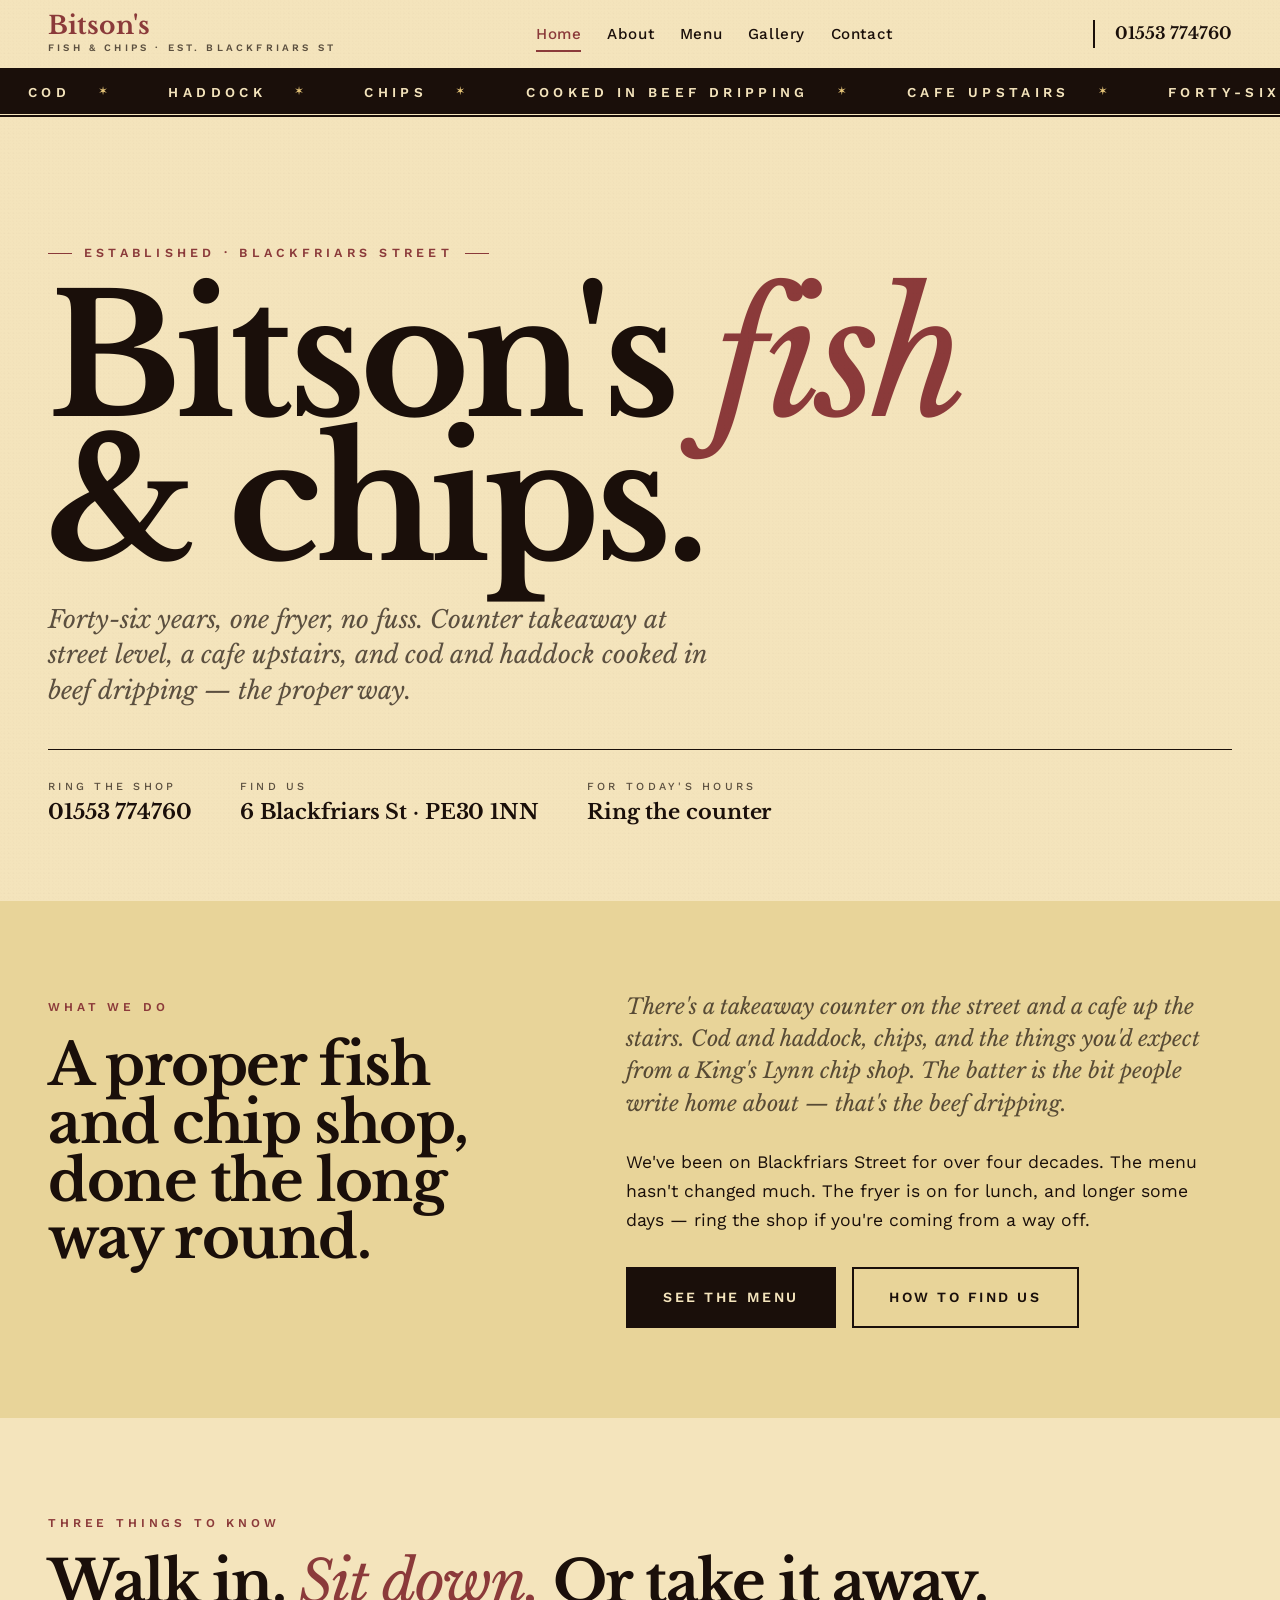
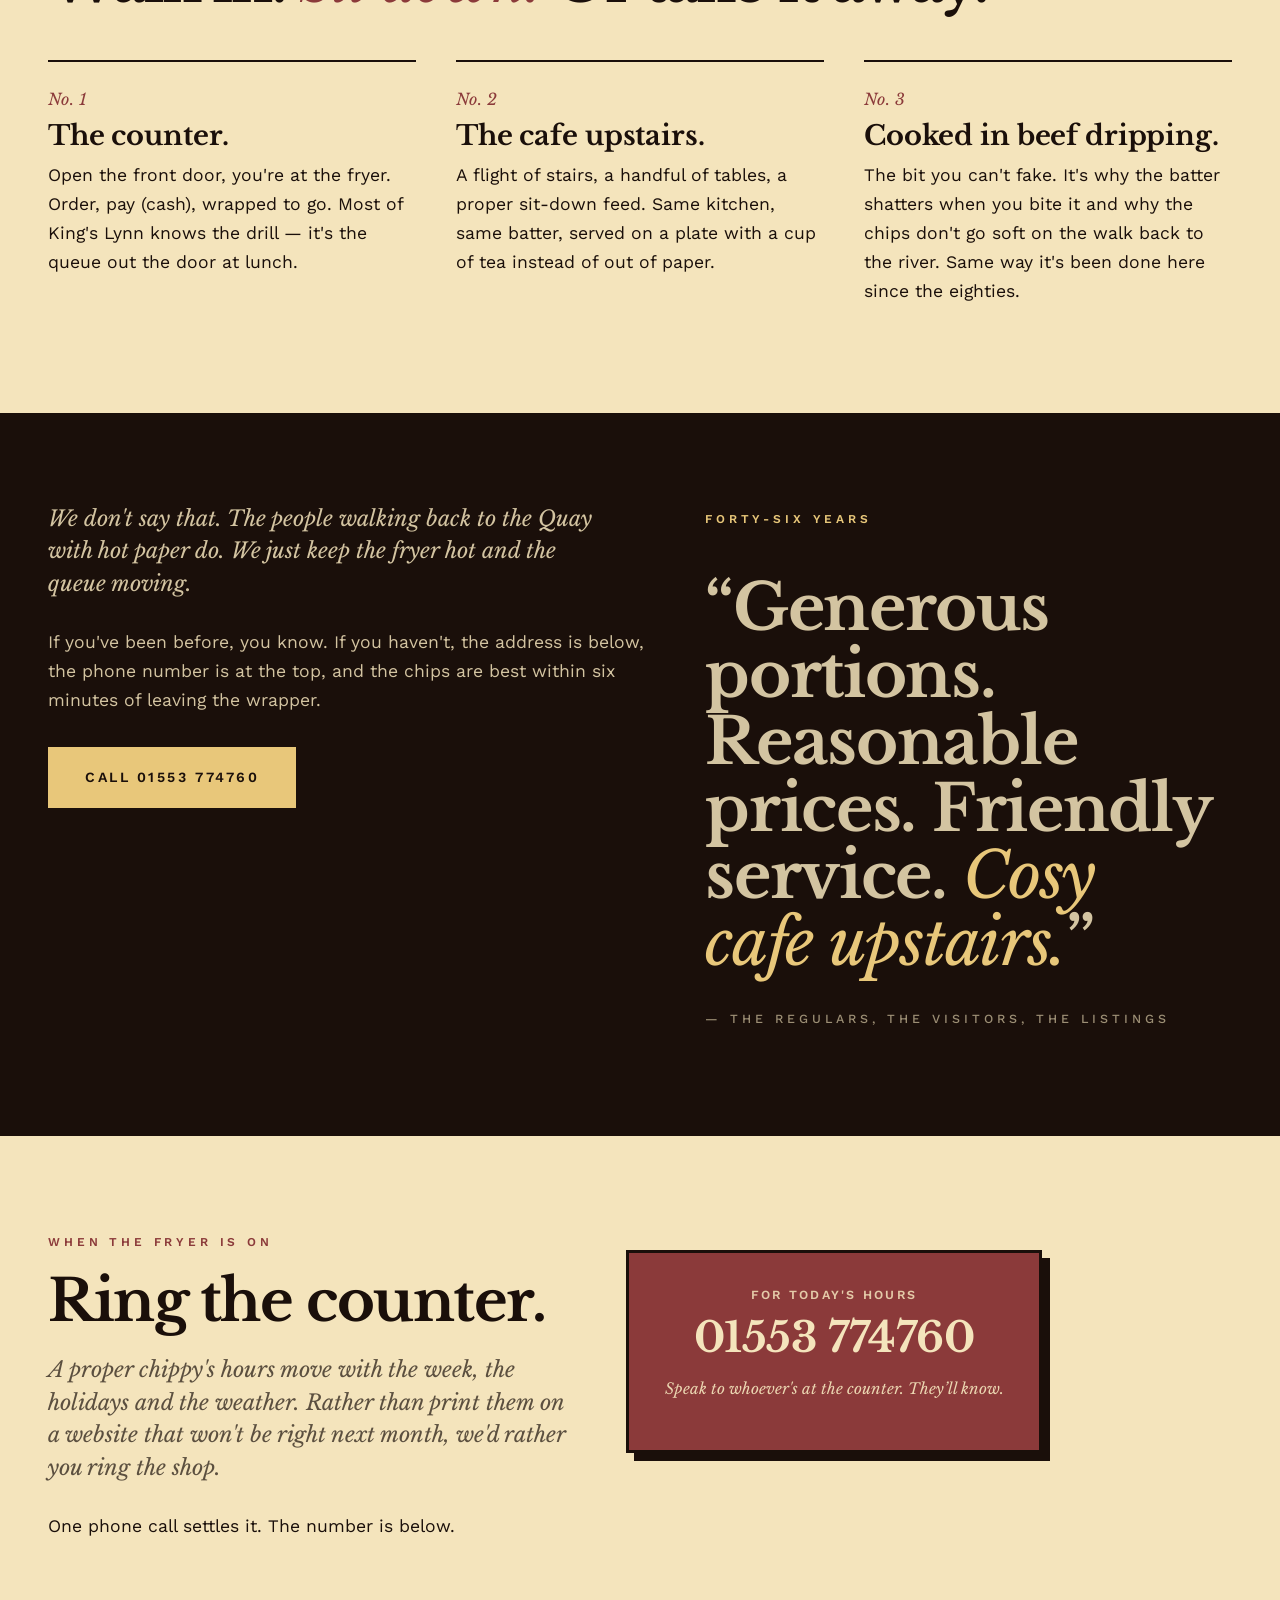
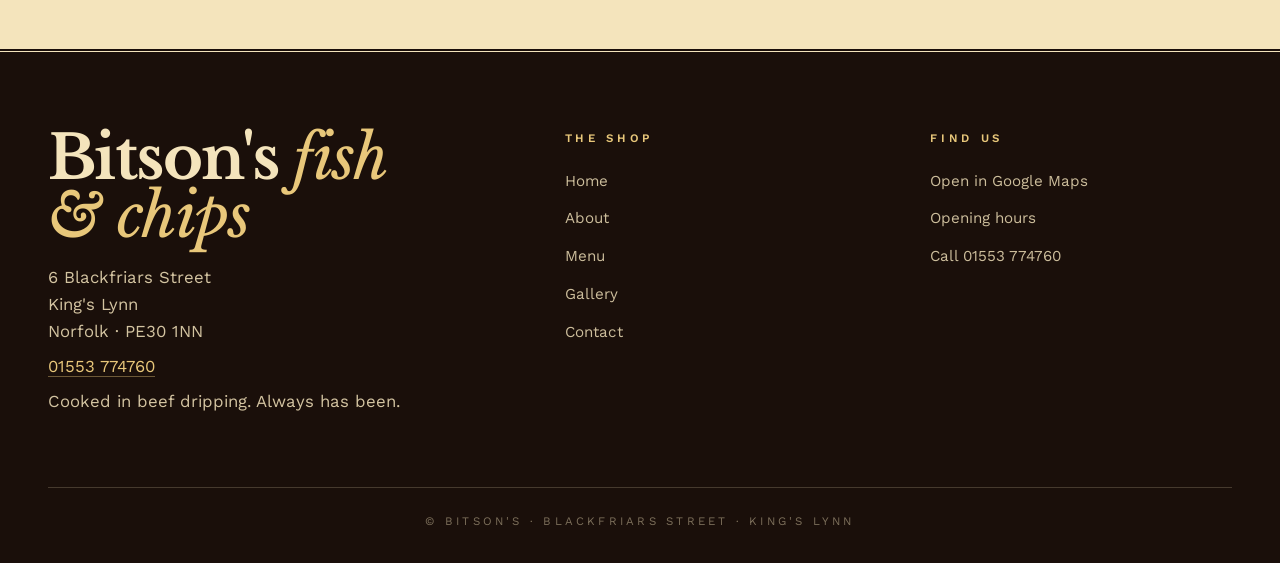
<file: index.html>
<!doctype html>
<html lang="en-GB">
<head>
<meta charset="utf-8">
<meta name="viewport" content="width=device-width, initial-scale=1, viewport-fit=cover">
<title>Bitson's · Fish &amp; Chips · Blackfriars Street, King's Lynn</title>
<meta name="description" content="Bitson's. Over forty-six years of cod, haddock and chips cooked in beef dripping at 6 Blackfriars Street, King's Lynn. Counter takeaway and cafe upstairs. Telephone 01553 774760.">
<link rel="preconnect" href="https://fonts.googleapis.com">
<link rel="preconnect" href="https://fonts.gstatic.com" crossorigin>
<link rel="stylesheet" href="style.css">
</head>
<body>

<header class="site-header">
  <nav class="nav" aria-label="Primary">
    <a class="brand" href="index.html">
      Bitson's
      <span>Fish &amp; Chips · Est. Blackfriars St</span>
    </a>
    <ul class="nav-links">
      <li><a href="index.html" aria-current="page">Home</a></li>
      <li><a href="about.html">About</a></li>
      <li><a href="services.html">Menu</a></li>
      <li><a href="gallery.html">Gallery</a></li>
      <li><a href="contact.html">Contact</a></li>
    </ul>
    <a class="nav-phone" href="tel:+441553774760">01553 774760</a>
  </nav>
</header>

<div class="marquee" aria-hidden="true">
  <div class="marquee__track">
    <div class="marquee__set">
      <span>Cod</span>
      <span>Haddock</span>
      <span>Chips</span>
      <span>Cooked in Beef Dripping</span>
      <span>Cafe Upstairs</span>
      <span>Forty-Six Years on Blackfriars Street</span>
      <span>King's Lynn · PE30 1NN</span>
    </div>
    <div class="marquee__set" aria-hidden="true">
      <span>Cod</span>
      <span>Haddock</span>
      <span>Chips</span>
      <span>Cooked in Beef Dripping</span>
      <span>Cafe Upstairs</span>
      <span>Forty-Six Years on Blackfriars Street</span>
      <span>King's Lynn · PE30 1NN</span>
    </div>
  </div>
</div>

<section class="hero">
  <p class="hero__eyebrow">Established · Blackfriars Street</p>
  <h1 class="hero__title">Bitson's <em>fish</em><br>&amp; chips.</h1>
  <p class="hero__sub">Forty-six years, one fryer, no fuss. Counter takeaway at street level, a cafe upstairs, and cod and haddock cooked in beef dripping &mdash; the proper way.</p>

  <div class="hero__meta">
    <div class="hero__meta-item">
      <small>Ring the shop</small>
      <strong><a href="tel:+441553774760">01553 774760</a></strong>
    </div>
    <div class="hero__meta-item">
      <small>Find us</small>
      <strong>6 Blackfriars St · PE30 1NN</strong>
    </div>
    <div class="hero__meta-item">
      <small>For today's hours</small>
      <strong><a href="tel:+441553774760">Ring the counter</a></strong>
    </div>
  </div>
</section>

<section class="section section--full section--cream">
  <div class="inner">
    <div class="split">
      <div class="reveal">
        <p class="eyebrow">What we do</p>
        <h2>A proper fish and chip shop, done the long way round.</h2>
      </div>
      <div class="reveal">
        <p class="lede">There's a takeaway counter on the street and a cafe up the stairs. Cod and haddock, chips, and the things you'd expect from a King's Lynn chip shop. The batter is the bit people write home about &mdash; that's the beef dripping.</p>
        <p>We've been on Blackfriars Street for over four decades. The menu hasn't changed much. The fryer is on for lunch, and longer some days &mdash; ring the shop if you're coming from a way off.</p>
        <div class="btn-row">
          <a class="btn" href="services.html">See the menu</a>
          <a class="btn btn--outline" href="contact.html">How to find us</a>
        </div>
      </div>
    </div>
  </div>
</section>

<section class="section">
  <p class="eyebrow">Three things to know</p>
  <h2>Walk in. <em>Sit down.</em> Or take it away.</h2>

  <div class="trio">
    <article class="trio__item reveal">
      <p class="trio__num">No. 1</p>
      <h3>The counter.</h3>
      <p>Open the front door, you're at the fryer. Order, pay (cash), wrapped to go. Most of King's Lynn knows the drill — it's the queue out the door at lunch.</p>
    </article>
    <article class="trio__item reveal">
      <p class="trio__num">No. 2</p>
      <h3>The cafe upstairs.</h3>
      <p>A flight of stairs, a handful of tables, a proper sit-down feed. Same kitchen, same batter, served on a plate with a cup of tea instead of out of paper.</p>
    </article>
    <article class="trio__item reveal">
      <p class="trio__num">No. 3</p>
      <h3>Cooked in beef dripping.</h3>
      <p>The bit you can't fake. It's why the batter shatters when you bite it and why the chips don't go soft on the walk back to the river. Same way it's been done here since the eighties.</p>
    </article>
  </div>
</section>

<section class="section section--full section--ink">
  <div class="inner">
    <div class="split split--reverse">
      <div class="reveal">
        <p class="eyebrow">Forty-six years</p>
        <p class="pullquote">&ldquo;Generous portions. Reasonable prices. Friendly service. <em>Cosy cafe upstairs.</em>&rdquo;</p>
        <p class="pullquote-attr">— the regulars, the visitors, the listings</p>
      </div>
      <div class="reveal">
        <p class="lede">We don't say that. The people walking back to the Quay with hot paper do. We just keep the fryer hot and the queue moving.</p>
        <p>If you've been before, you know. If you haven't, the address is below, the phone number is at the top, and the chips are best within six minutes of leaving the wrapper.</p>
        <div class="btn-row">
          <a class="btn" href="tel:+441553774760">Call 01553 774760</a>
        </div>
      </div>
    </div>
  </div>
</section>

<section class="section">
  <div class="split">
    <div class="reveal">
      <p class="eyebrow">When the fryer is on</p>
      <h2>Ring the counter.</h2>
      <p class="lede">A proper chippy's hours move with the week, the holidays and the weather. Rather than print them on a website that won't be right next month, we'd rather you ring the shop.</p>
      <p>One phone call settles it. The number is below.</p>
    </div>
    <div class="reveal">
      <div class="hours-card">
        <p class="hours-card__label">For today's hours</p>
        <a class="hours-card__phone" href="tel:+441553774760">01553 774760</a>
        <p class="hours-card__note">Speak to whoever's at the counter. They&rsquo;ll know.</p>
      </div>
    </div>
  </div>
</section>

<footer class="site-footer">
  <div class="footer-inner">
    <div>
      <p class="footer-brand">Bitson's <em>fish &amp; chips</em></p>
      <div class="footer-letterhead">
        <p>6 Blackfriars Street<br>King's Lynn<br>Norfolk · PE30 1NN</p>
        <p><a href="tel:+441553774760">01553 774760</a></p>
        <p>Cooked in beef dripping. Always has been.</p>
      </div>
    </div>
    <div class="footer-col">
      <h4>The Shop</h4>
      <ul>
        <li><a href="index.html">Home</a></li>
        <li><a href="about.html">About</a></li>
        <li><a href="services.html">Menu</a></li>
        <li><a href="gallery.html">Gallery</a></li>
        <li><a href="contact.html">Contact</a></li>
      </ul>
    </div>
    <div class="footer-col">
      <h4>Find Us</h4>
      <ul>
        <li><a href="https://www.google.com/maps?q=6+Blackfriars+Street+King%27s+Lynn+PE30+1NN" target="_blank" rel="noopener">Open in Google Maps</a></li>
        <li><a href="contact.html#hours">Opening hours</a></li>
        <li><a href="tel:+441553774760">Call 01553 774760</a></li>
      </ul>
    </div>
  </div>
  <p class="footer-rule">© Bitson's · Blackfriars Street · King's Lynn</p>
</footer>

</body>
</html>
</file>
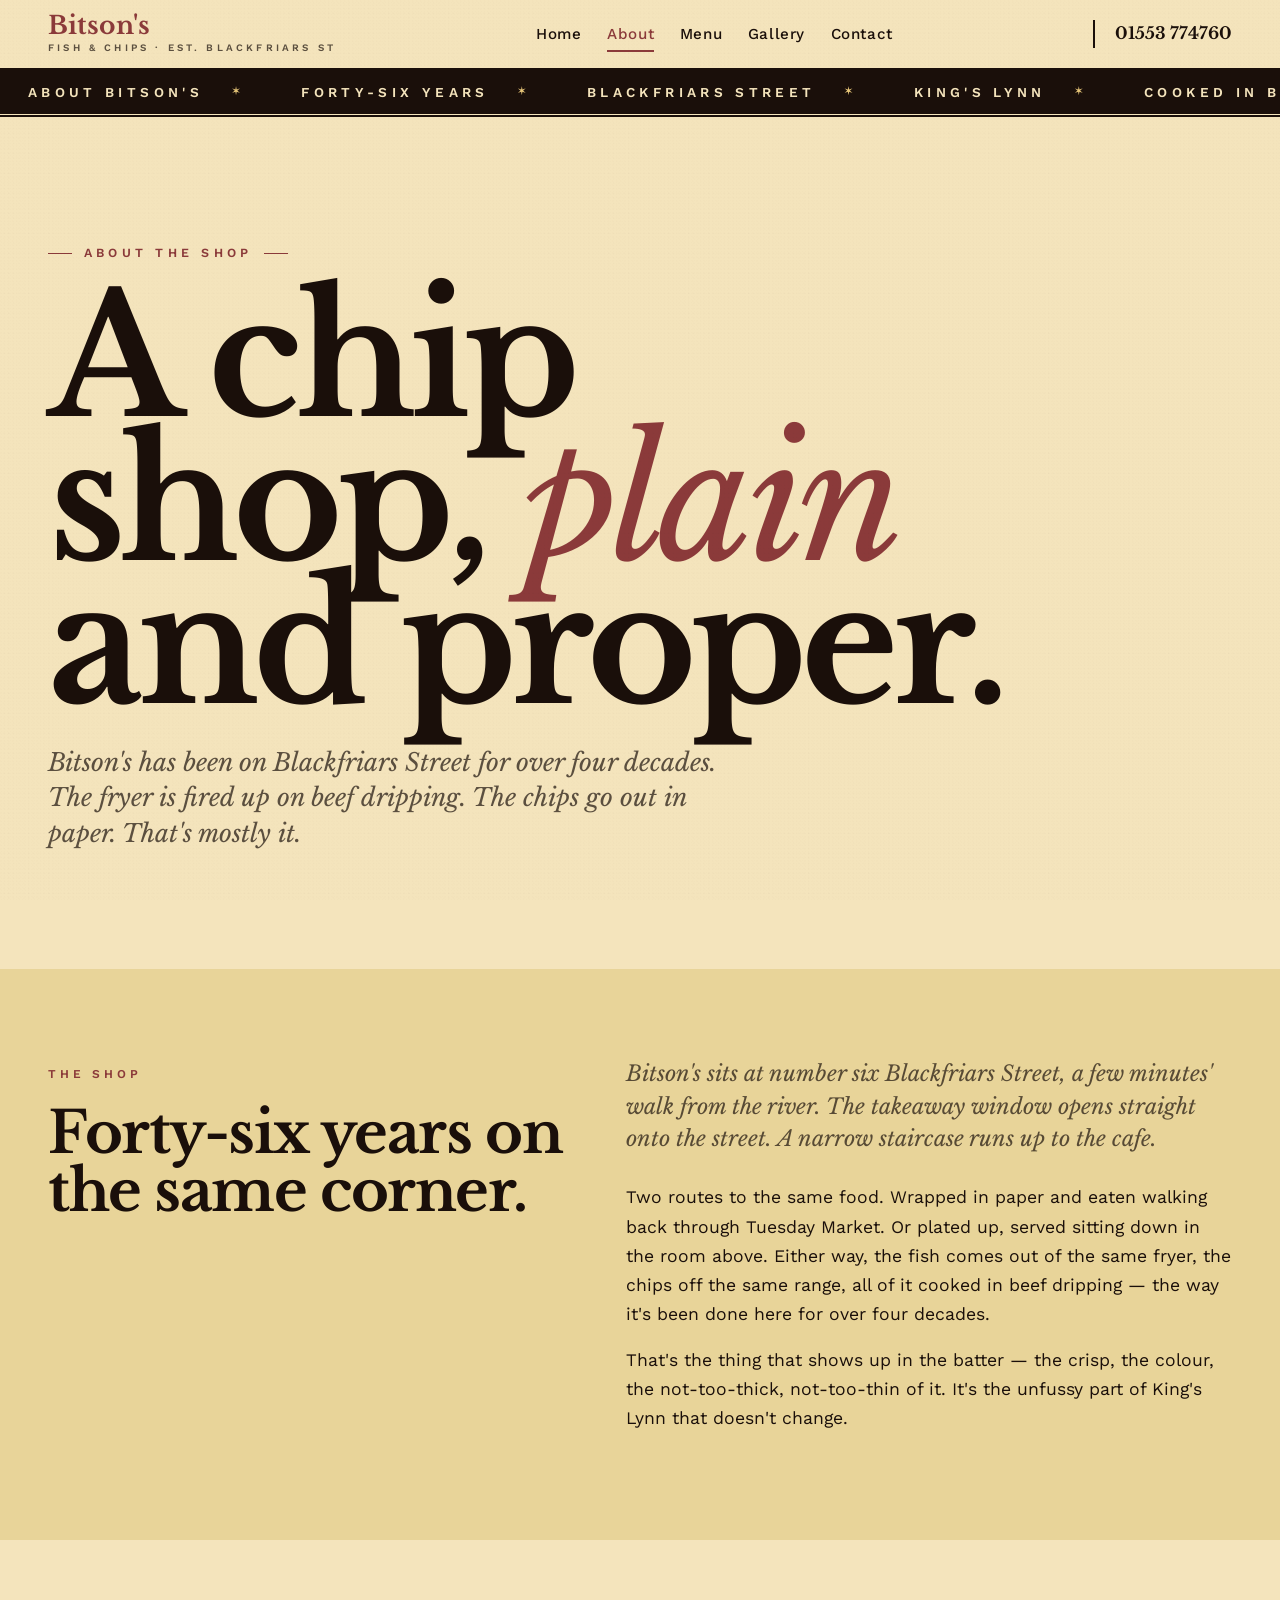
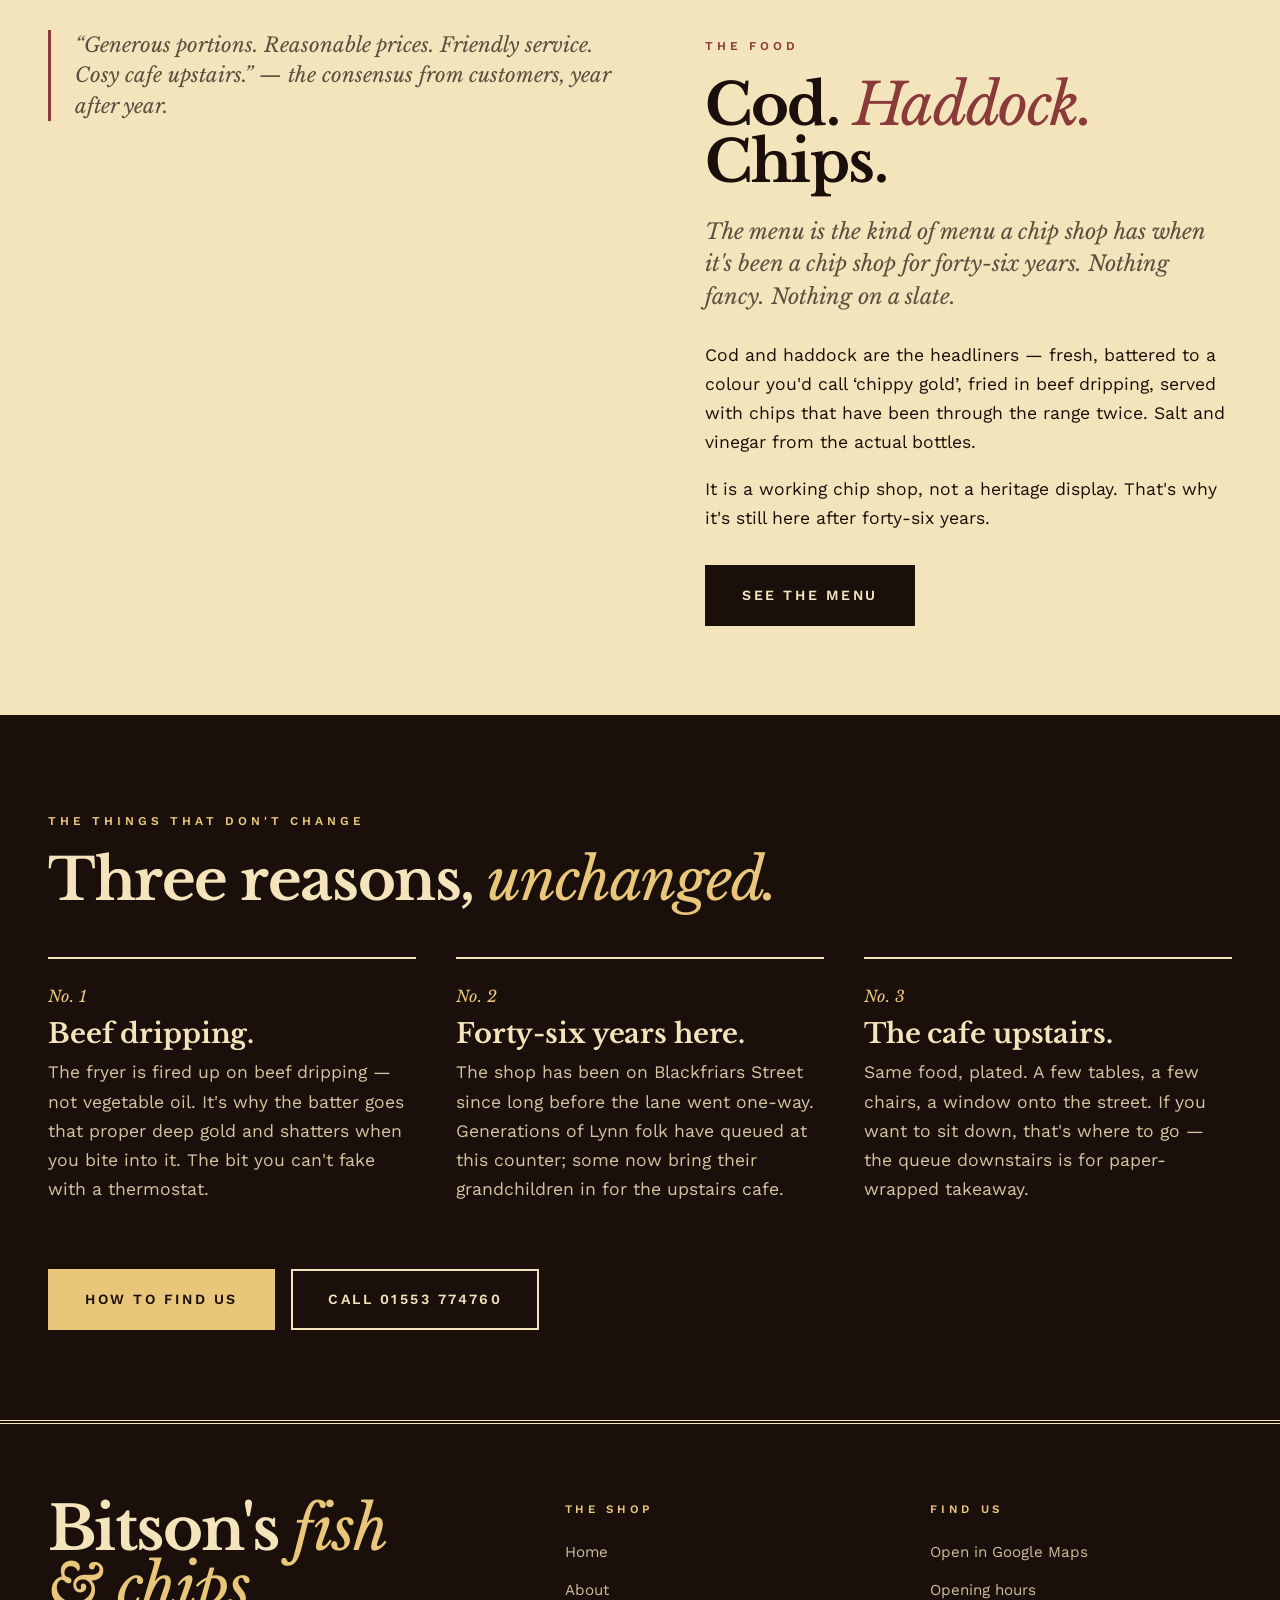
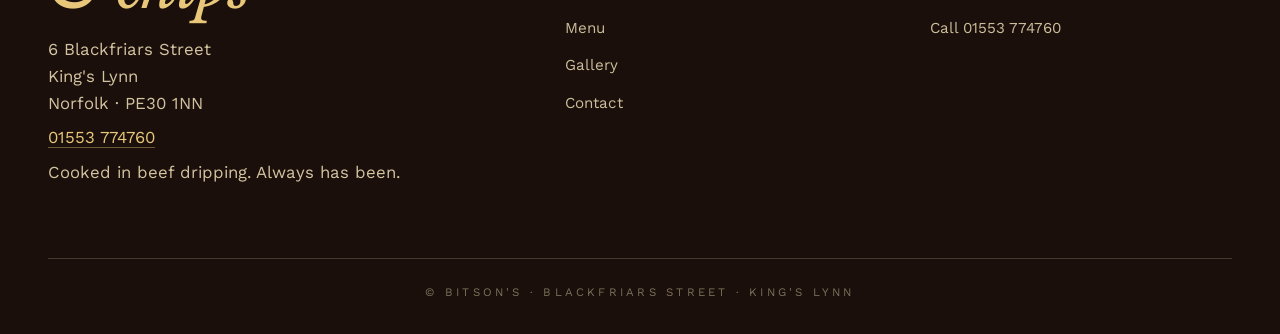
<file: about.html>
<!doctype html>
<html lang="en-GB">
<head>
<meta charset="utf-8">
<meta name="viewport" content="width=device-width, initial-scale=1, viewport-fit=cover">
<title>About · Bitson's Fish &amp; Chips · Blackfriars Street, King's Lynn</title>
<meta name="description" content="Forty-six years on Blackfriars Street. The story of Bitson's: counter takeaway, cafe upstairs, and fish cooked in beef dripping.">
<link rel="preconnect" href="https://fonts.googleapis.com">
<link rel="preconnect" href="https://fonts.gstatic.com" crossorigin>
<link rel="stylesheet" href="style.css">
</head>
<body>

<header class="site-header">
  <nav class="nav" aria-label="Primary">
    <a class="brand" href="index.html">
      Bitson's
      <span>Fish &amp; Chips · Est. Blackfriars St</span>
    </a>
    <ul class="nav-links">
      <li><a href="index.html">Home</a></li>
      <li><a href="about.html" aria-current="page">About</a></li>
      <li><a href="services.html">Menu</a></li>
      <li><a href="gallery.html">Gallery</a></li>
      <li><a href="contact.html">Contact</a></li>
    </ul>
    <a class="nav-phone" href="tel:+441553774760">01553 774760</a>
  </nav>
</header>

<div class="marquee" aria-hidden="true">
  <div class="marquee__track">
    <div class="marquee__set">
      <span>About Bitson's</span>
      <span>Forty-Six Years</span>
      <span>Blackfriars Street</span>
      <span>King's Lynn</span>
      <span>Cooked in Beef Dripping</span>
      <span>Counter &amp; Cafe</span>
    </div>
    <div class="marquee__set" aria-hidden="true">
      <span>About Bitson's</span>
      <span>Forty-Six Years</span>
      <span>Blackfriars Street</span>
      <span>King's Lynn</span>
      <span>Cooked in Beef Dripping</span>
      <span>Counter &amp; Cafe</span>
    </div>
  </div>
</div>

<section class="hero">
  <p class="hero__eyebrow">About the shop</p>
  <h1 class="hero__title">A chip shop, <em>plain</em><br>and proper.</h1>
  <p class="hero__sub">Bitson's has been on Blackfriars Street for over four decades. The fryer is fired up on beef dripping. The chips go out in paper. That's mostly it.</p>
</section>

<section class="section section--full section--cream">
  <div class="inner">
    <div class="split">
      <div class="reveal">
        <p class="eyebrow">The shop</p>
        <h2>Forty-six years on the same corner.</h2>
      </div>
      <div class="reveal">
        <p class="lede">Bitson's sits at number six Blackfriars Street, a few minutes' walk from the river. The takeaway window opens straight onto the street. A narrow staircase runs up to the cafe.</p>
        <p>Two routes to the same food. Wrapped in paper and eaten walking back through Tuesday Market. Or plated up, served sitting down in the room above. Either way, the fish comes out of the same fryer, the chips off the same range, all of it cooked in beef dripping &mdash; the way it's been done here for over four decades.</p>
        <p>That's the thing that shows up in the batter &mdash; the crisp, the colour, the not-too-thick, not-too-thin of it. It's the unfussy part of King's Lynn that doesn't change.</p>
      </div>
    </div>
  </div>
</section>

<section class="section">
  <div class="split split--reverse">
    <div class="reveal">
      <p class="eyebrow">The food</p>
      <h2>Cod. <em>Haddock.</em> Chips.</h2>
      <p class="lede">The menu is the kind of menu a chip shop has when it's been a chip shop for forty-six years. Nothing fancy. Nothing on a slate.</p>
      <p>Cod and haddock are the headliners &mdash; fresh, battered to a colour you'd call &lsquo;chippy gold&rsquo;, fried in beef dripping, served with chips that have been through the range twice. Salt and vinegar from the actual bottles.</p>
      <p>It is a working chip shop, not a heritage display. That's why it's still here after forty-six years.</p>
      <div class="btn-row">
        <a class="btn" href="services.html">See the menu</a>
      </div>
    </div>
    <div class="reveal">
      <p class="split__aside">&ldquo;Generous portions. Reasonable prices. Friendly service. Cosy cafe upstairs.&rdquo; &mdash; the consensus from customers, year after year.</p>
    </div>
  </div>
</section>

<section class="section section--full section--ink">
  <div class="inner">
    <p class="eyebrow">The things that don't change</p>
    <h2>Three reasons, <em>unchanged.</em></h2>

    <div class="trio">
      <article class="trio__item reveal">
        <p class="trio__num">No. 1</p>
        <h3>Beef dripping.</h3>
        <p>The fryer is fired up on beef dripping &mdash; not vegetable oil. It's why the batter goes that proper deep gold and shatters when you bite into it. The bit you can't fake with a thermostat.</p>
      </article>
      <article class="trio__item reveal">
        <p class="trio__num">No. 2</p>
        <h3>Forty-six years here.</h3>
        <p>The shop has been on Blackfriars Street since long before the lane went one-way. Generations of Lynn folk have queued at this counter; some now bring their grandchildren in for the upstairs cafe.</p>
      </article>
      <article class="trio__item reveal">
        <p class="trio__num">No. 3</p>
        <h3>The cafe upstairs.</h3>
        <p>Same food, plated. A few tables, a few chairs, a window onto the street. If you want to sit down, that's where to go &mdash; the queue downstairs is for paper-wrapped takeaway.</p>
      </article>
    </div>

    <div class="btn-row" style="margin-top: 3rem;">
      <a class="btn" href="contact.html">How to find us</a>
      <a class="btn btn--outline" href="tel:+441553774760">Call 01553 774760</a>
    </div>
  </div>
</section>

<footer class="site-footer">
  <div class="footer-inner">
    <div>
      <p class="footer-brand">Bitson's <em>fish &amp; chips</em></p>
      <div class="footer-letterhead">
        <p>6 Blackfriars Street<br>King's Lynn<br>Norfolk · PE30 1NN</p>
        <p><a href="tel:+441553774760">01553 774760</a></p>
        <p>Cooked in beef dripping. Always has been.</p>
      </div>
    </div>
    <div class="footer-col">
      <h4>The Shop</h4>
      <ul>
        <li><a href="index.html">Home</a></li>
        <li><a href="about.html">About</a></li>
        <li><a href="services.html">Menu</a></li>
        <li><a href="gallery.html">Gallery</a></li>
        <li><a href="contact.html">Contact</a></li>
      </ul>
    </div>
    <div class="footer-col">
      <h4>Find Us</h4>
      <ul>
        <li><a href="https://www.google.com/maps?q=6+Blackfriars+Street+King%27s+Lynn+PE30+1NN" target="_blank" rel="noopener">Open in Google Maps</a></li>
        <li><a href="contact.html#hours">Opening hours</a></li>
        <li><a href="tel:+441553774760">Call 01553 774760</a></li>
      </ul>
    </div>
  </div>
  <p class="footer-rule">© Bitson's · Blackfriars Street · King's Lynn</p>
</footer>

</body>
</html>
</file>
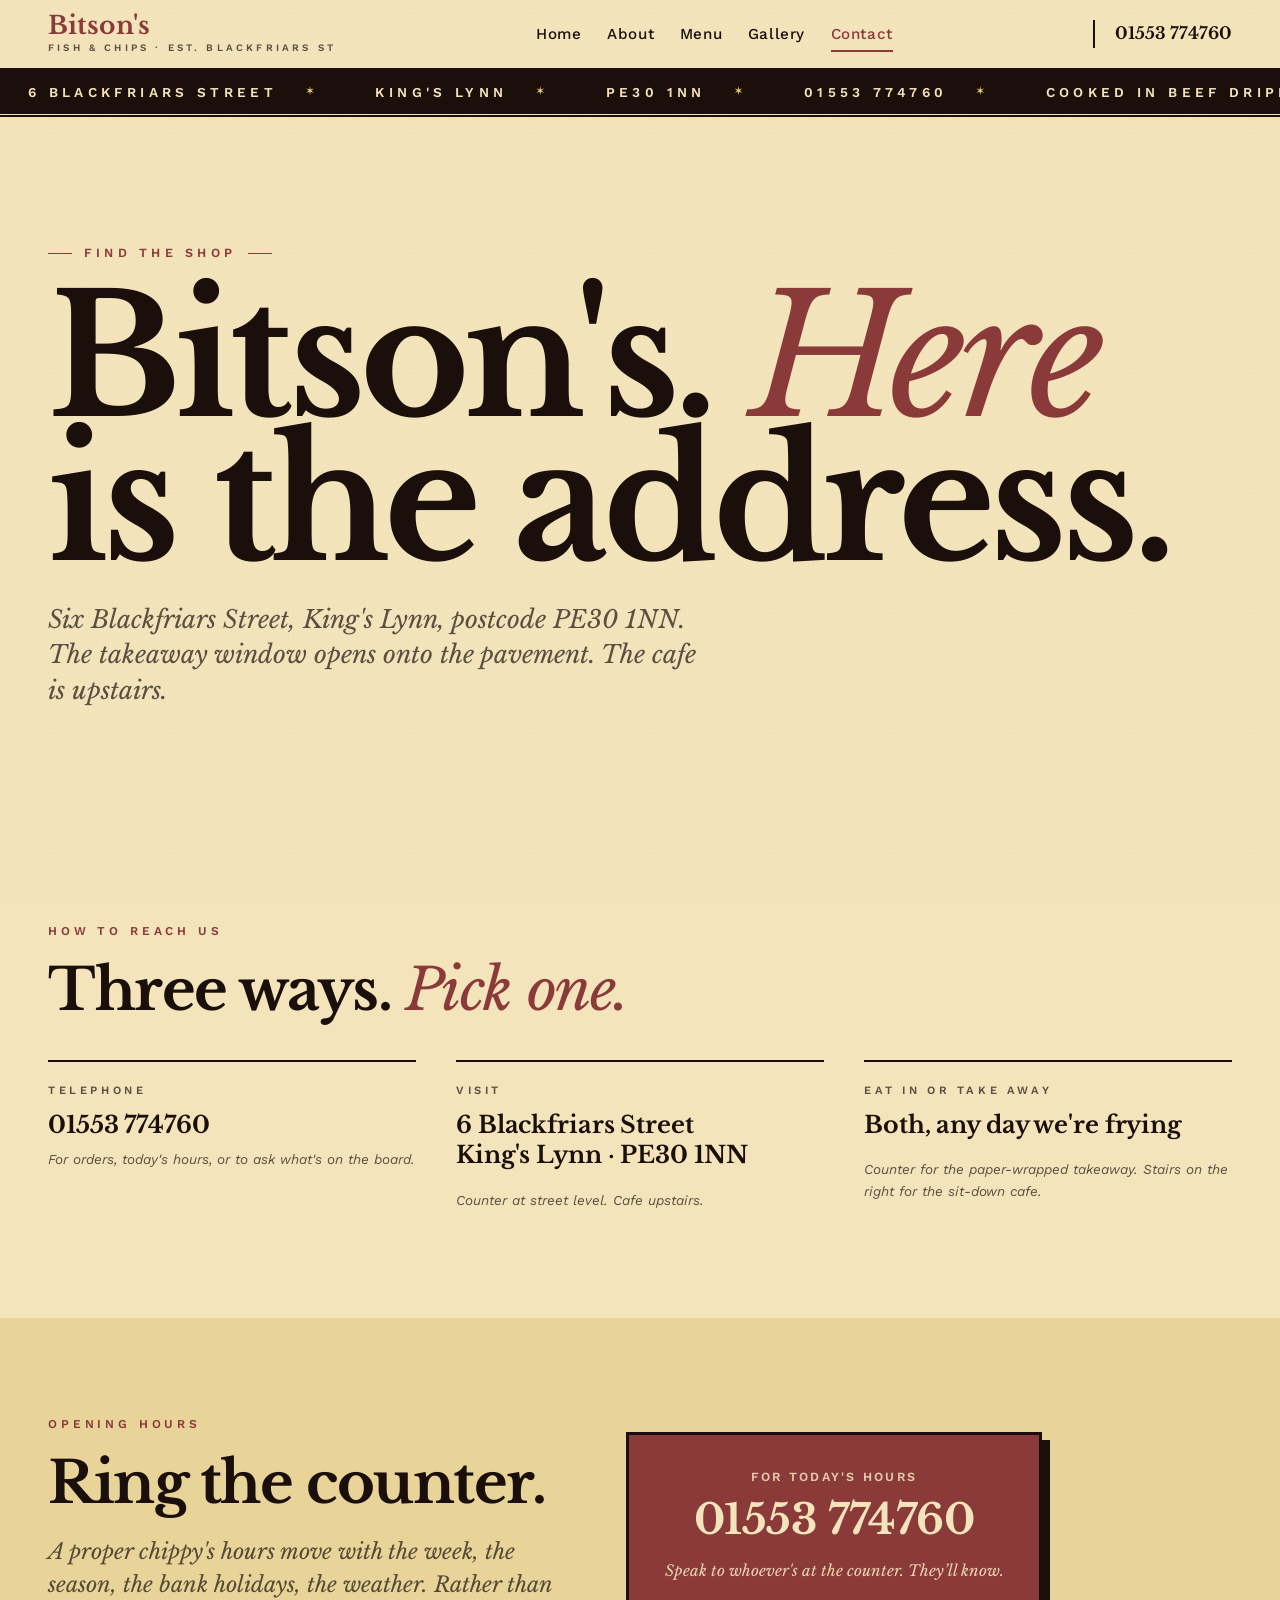
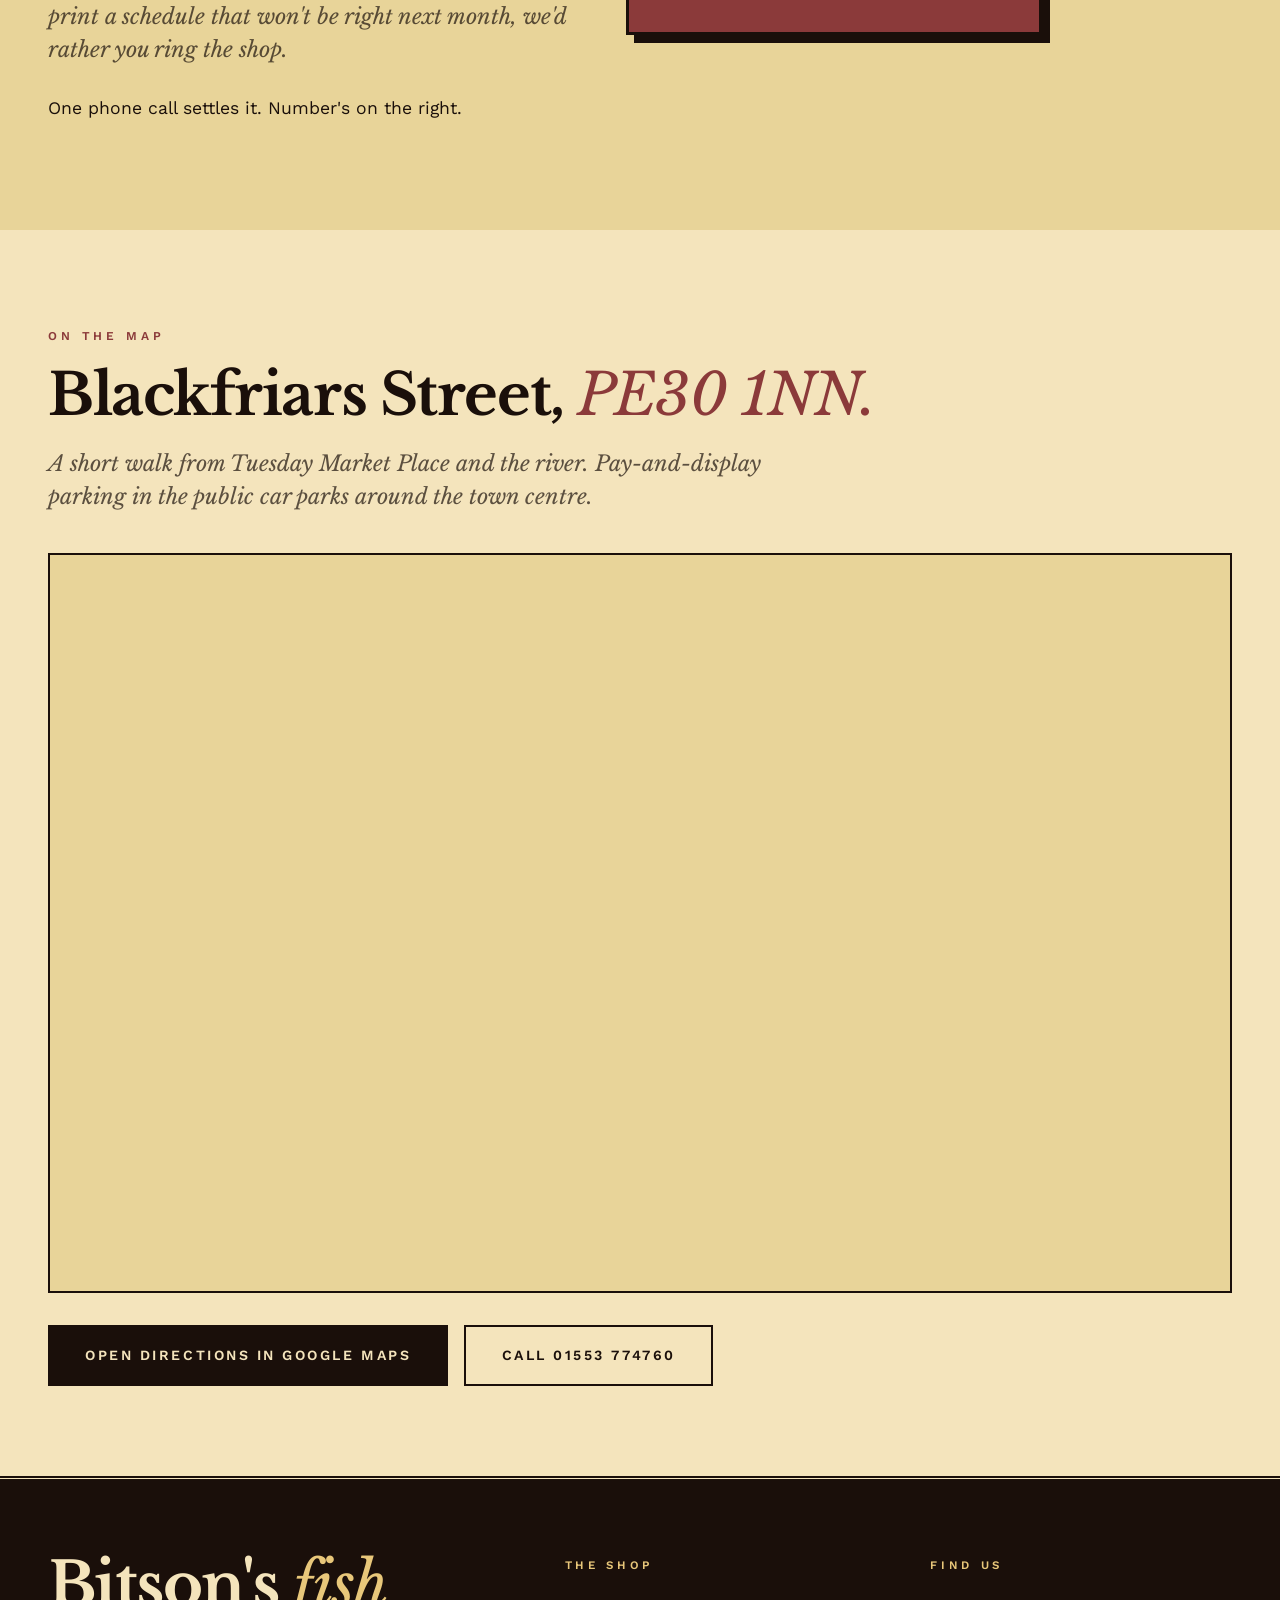
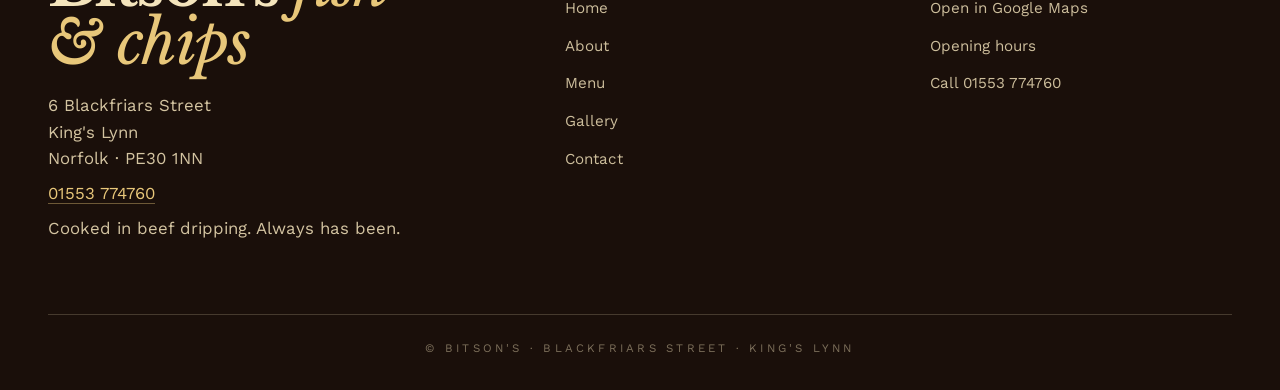
<file: contact.html>
<!doctype html>
<html lang="en-GB">
<head>
<meta charset="utf-8">
<meta name="viewport" content="width=device-width, initial-scale=1, viewport-fit=cover">
<title>Contact · Bitson's Fish &amp; Chips · 6 Blackfriars St, King's Lynn PE30 1NN</title>
<meta name="description" content="Find Bitson's at 6 Blackfriars Street, King's Lynn PE30 1NN. Telephone 01553 774760 for orders and today's hours.">
<link rel="preconnect" href="https://fonts.googleapis.com">
<link rel="preconnect" href="https://fonts.gstatic.com" crossorigin>
<link rel="stylesheet" href="style.css">
</head>
<body>

<header class="site-header">
  <nav class="nav" aria-label="Primary">
    <a class="brand" href="index.html">
      Bitson's
      <span>Fish &amp; Chips · Est. Blackfriars St</span>
    </a>
    <ul class="nav-links">
      <li><a href="index.html">Home</a></li>
      <li><a href="about.html">About</a></li>
      <li><a href="services.html">Menu</a></li>
      <li><a href="gallery.html">Gallery</a></li>
      <li><a href="contact.html" aria-current="page">Contact</a></li>
    </ul>
    <a class="nav-phone" href="tel:+441553774760">01553 774760</a>
  </nav>
</header>

<div class="marquee" aria-hidden="true">
  <div class="marquee__track">
    <div class="marquee__set">
      <span>6 Blackfriars Street</span>
      <span>King's Lynn</span>
      <span>PE30 1NN</span>
      <span>01553 774760</span>
      <span>Cooked in Beef Dripping</span>
    </div>
    <div class="marquee__set" aria-hidden="true">
      <span>6 Blackfriars Street</span>
      <span>King's Lynn</span>
      <span>PE30 1NN</span>
      <span>01553 774760</span>
      <span>Cooked in Beef Dripping</span>
    </div>
  </div>
</div>

<section class="hero">
  <p class="hero__eyebrow">Find the shop</p>
  <h1 class="hero__title">Bitson's. <em>Here</em><br>is the address.</h1>
  <p class="hero__sub">Six Blackfriars Street, King's Lynn, postcode PE30 1NN. The takeaway window opens onto the pavement. The cafe is upstairs.</p>
</section>

<section class="section">
  <p class="eyebrow">How to reach us</p>
  <h2>Three ways. <em>Pick one.</em></h2>

  <div class="contact-grid">
    <div class="contact-card reveal">
      <p class="contact-card__label">Telephone</p>
      <a class="contact-card__value" href="tel:+441553774760">01553 774760</a>
      <p class="contact-note">For orders, today's hours, or to ask what's on the board.</p>
    </div>
    <div class="contact-card reveal">
      <p class="contact-card__label">Visit</p>
      <p class="contact-card__value">6 Blackfriars Street<br>King's Lynn · PE30 1NN</p>
      <p class="contact-note">Counter at street level. Cafe upstairs.</p>
    </div>
    <div class="contact-card reveal">
      <p class="contact-card__label">Eat in or take away</p>
      <p class="contact-card__value">Both, any day we're frying</p>
      <p class="contact-note">Counter for the paper-wrapped takeaway. Stairs on the right for the sit-down cafe.</p>
    </div>
  </div>
</section>

<section class="section section--full section--cream" id="hours">
  <div class="inner">
    <div class="split">
      <div class="reveal">
        <p class="eyebrow">Opening hours</p>
        <h2>Ring the counter.</h2>
        <p class="lede">A proper chippy's hours move with the week, the season, the bank holidays, the weather. Rather than print a schedule that won't be right next month, we'd rather you ring the shop.</p>
        <p>One phone call settles it. Number's on the right.</p>
      </div>
      <div class="reveal">
        <div class="hours-card">
          <p class="hours-card__label">For today's hours</p>
          <a class="hours-card__phone" href="tel:+441553774760">01553 774760</a>
          <p class="hours-card__note">Speak to whoever's at the counter. They&rsquo;ll know.</p>
        </div>
      </div>
    </div>
  </div>
</section>

<section class="section">
  <p class="eyebrow">On the map</p>
  <h2>Blackfriars Street, <em>PE30 1NN.</em></h2>
  <p class="lede">A short walk from Tuesday Market Place and the river. Pay-and-display parking in the public car parks around the town centre.</p>

  <div class="map-wrap reveal">
    <iframe
      src="https://www.google.com/maps?q=6+Blackfriars+Street+King%27s+Lynn+PE30+1NN&output=embed"
      loading="lazy"
      title="Map showing 6 Blackfriars Street, King's Lynn PE30 1NN"
      referrerpolicy="no-referrer-when-downgrade">
    </iframe>
  </div>

  <div class="btn-row">
    <a class="btn" href="https://www.google.com/maps/dir/?api=1&destination=6+Blackfriars+Street+King%27s+Lynn+PE30+1NN" target="_blank" rel="noopener">Open directions in Google Maps</a>
    <a class="btn btn--outline" href="tel:+441553774760">Call 01553 774760</a>
  </div>
</section>

<footer class="site-footer">
  <div class="footer-inner">
    <div>
      <p class="footer-brand">Bitson's <em>fish &amp; chips</em></p>
      <div class="footer-letterhead">
        <p>6 Blackfriars Street<br>King's Lynn<br>Norfolk · PE30 1NN</p>
        <p><a href="tel:+441553774760">01553 774760</a></p>
        <p>Cooked in beef dripping. Always has been.</p>
      </div>
    </div>
    <div class="footer-col">
      <h4>The Shop</h4>
      <ul>
        <li><a href="index.html">Home</a></li>
        <li><a href="about.html">About</a></li>
        <li><a href="services.html">Menu</a></li>
        <li><a href="gallery.html">Gallery</a></li>
        <li><a href="contact.html">Contact</a></li>
      </ul>
    </div>
    <div class="footer-col">
      <h4>Find Us</h4>
      <ul>
        <li><a href="https://www.google.com/maps?q=6+Blackfriars+Street+King%27s+Lynn+PE30+1NN" target="_blank" rel="noopener">Open in Google Maps</a></li>
        <li><a href="contact.html#hours">Opening hours</a></li>
        <li><a href="tel:+441553774760">Call 01553 774760</a></li>
      </ul>
    </div>
  </div>
  <p class="footer-rule">© Bitson's · Blackfriars Street · King's Lynn</p>
</footer>

</body>
</html>
</file>
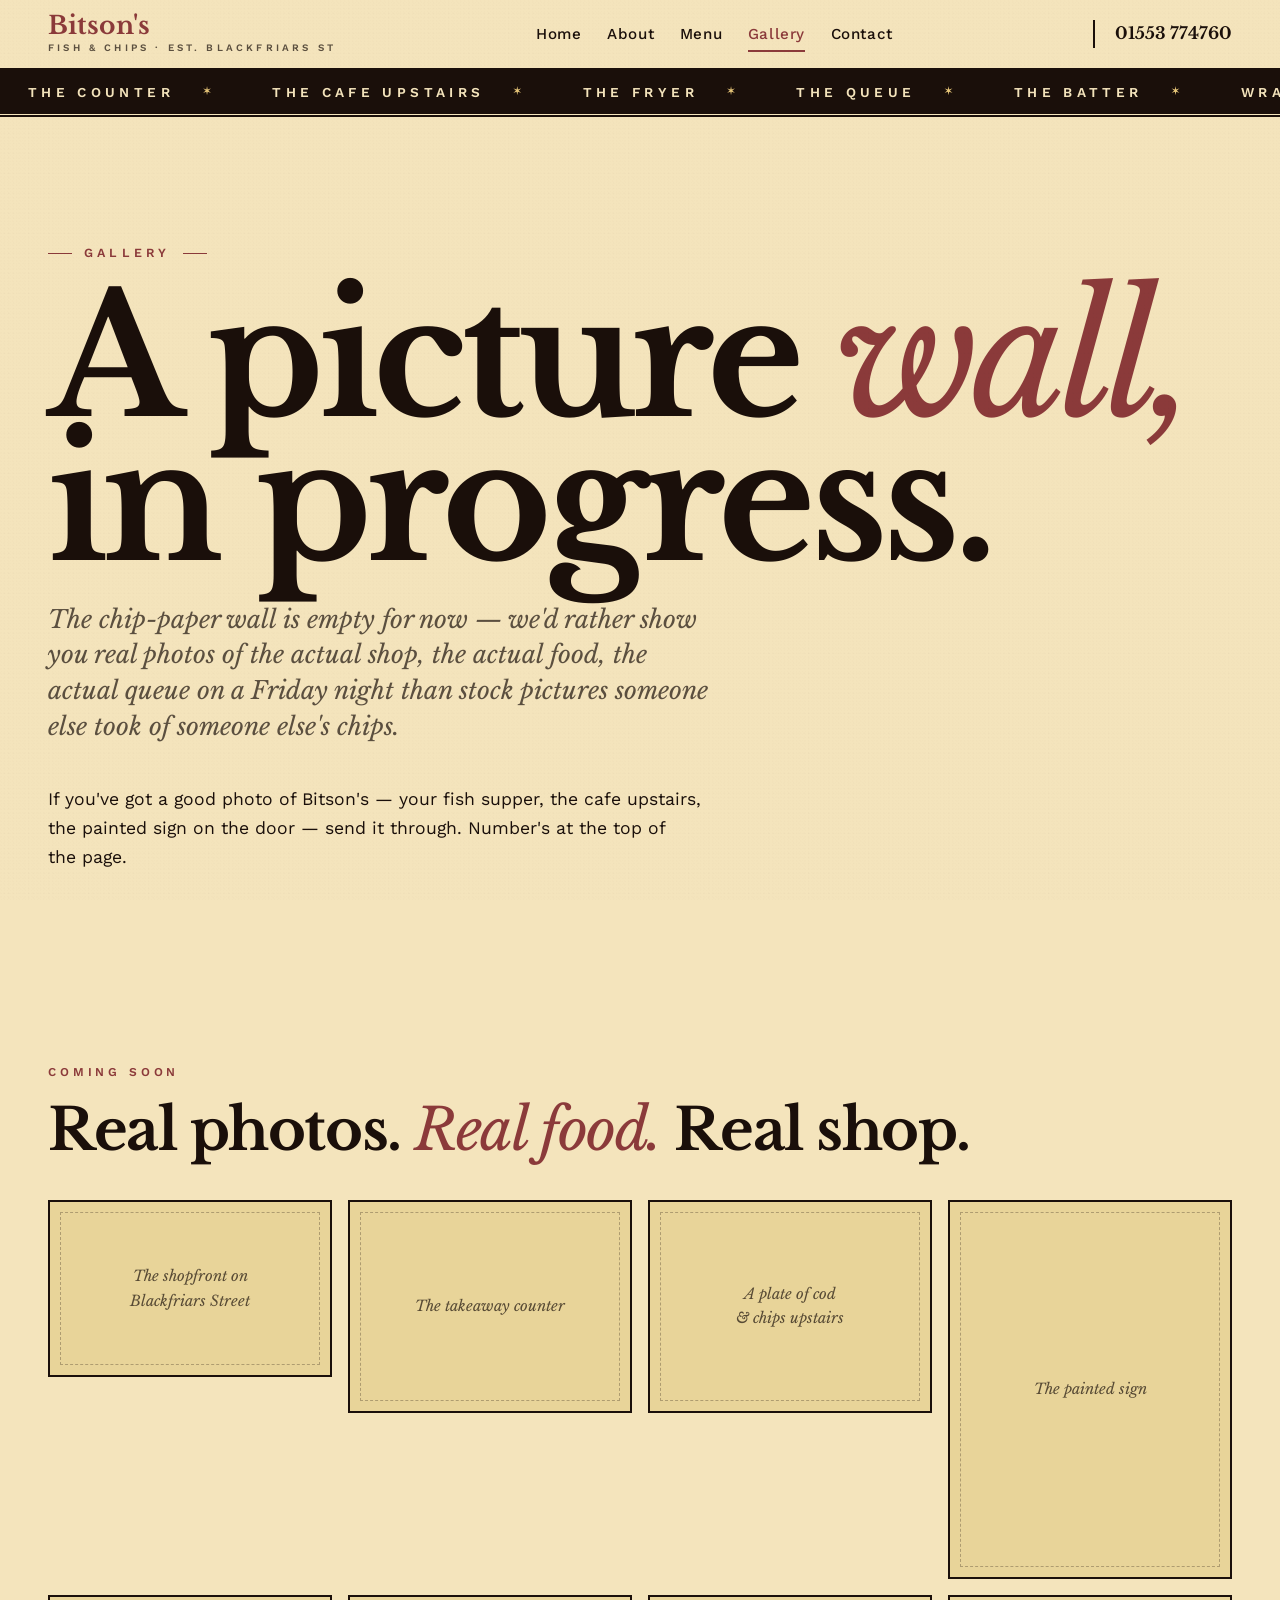
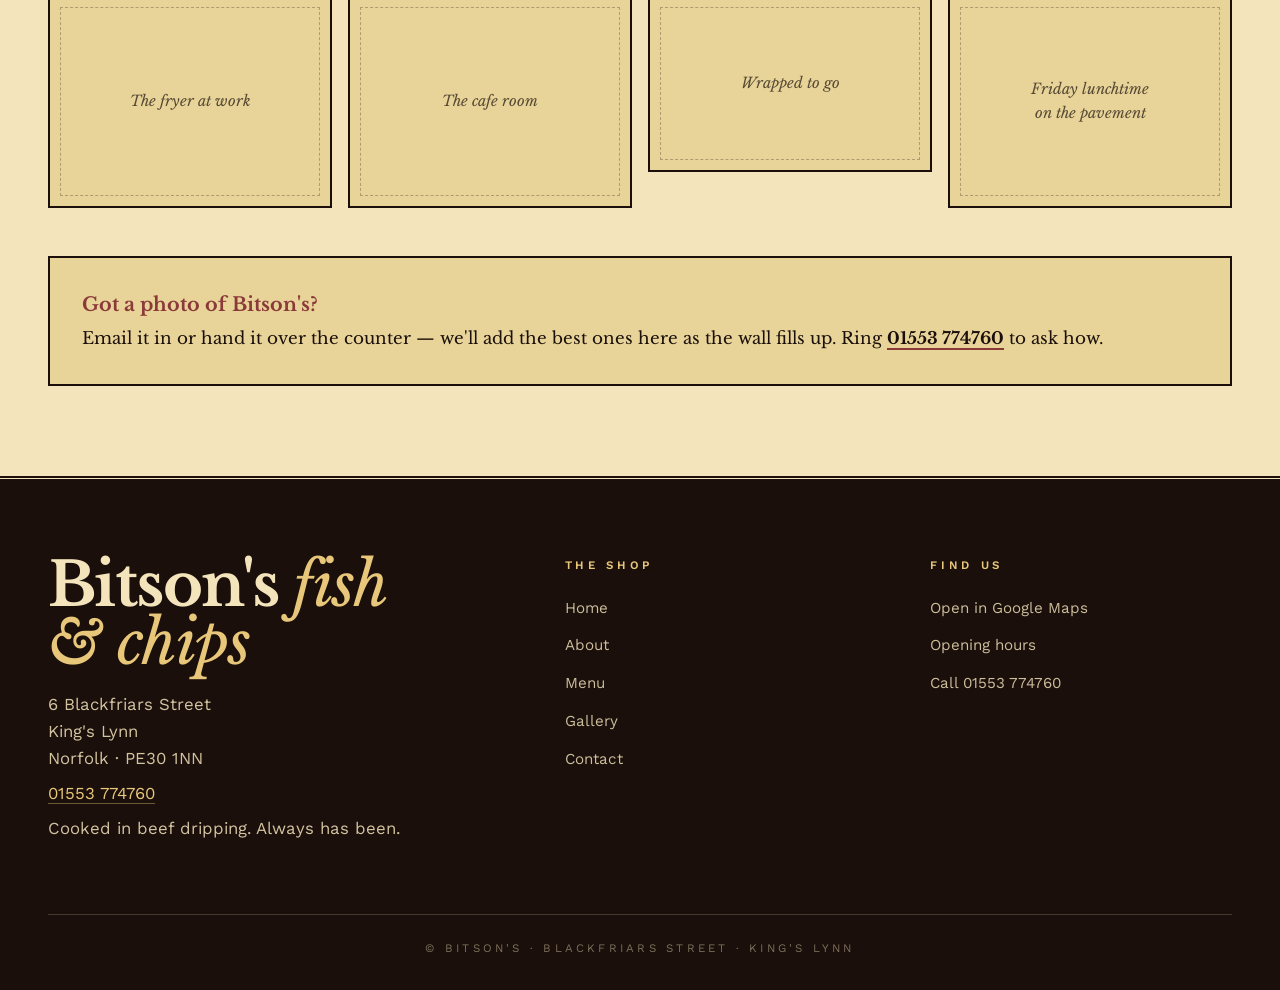
<file: gallery.html>
<!doctype html>
<html lang="en-GB">
<head>
<meta charset="utf-8">
<meta name="viewport" content="width=device-width, initial-scale=1, viewport-fit=cover">
<title>Gallery · Bitson's Fish &amp; Chips · King's Lynn</title>
<meta name="description" content="Photos of Bitson's — the counter, the cafe upstairs, the food. Photo wall in progress.">
<link rel="preconnect" href="https://fonts.googleapis.com">
<link rel="preconnect" href="https://fonts.gstatic.com" crossorigin>
<link rel="stylesheet" href="style.css">
</head>
<body>

<header class="site-header">
  <nav class="nav" aria-label="Primary">
    <a class="brand" href="index.html">
      Bitson's
      <span>Fish &amp; Chips · Est. Blackfriars St</span>
    </a>
    <ul class="nav-links">
      <li><a href="index.html">Home</a></li>
      <li><a href="about.html">About</a></li>
      <li><a href="services.html">Menu</a></li>
      <li><a href="gallery.html" aria-current="page">Gallery</a></li>
      <li><a href="contact.html">Contact</a></li>
    </ul>
    <a class="nav-phone" href="tel:+441553774760">01553 774760</a>
  </nav>
</header>

<div class="marquee" aria-hidden="true">
  <div class="marquee__track">
    <div class="marquee__set">
      <span>The Counter</span>
      <span>The Cafe Upstairs</span>
      <span>The Fryer</span>
      <span>The Queue</span>
      <span>The Batter</span>
      <span>Wrapped in Paper</span>
    </div>
    <div class="marquee__set" aria-hidden="true">
      <span>The Counter</span>
      <span>The Cafe Upstairs</span>
      <span>The Fryer</span>
      <span>The Queue</span>
      <span>The Batter</span>
      <span>Wrapped in Paper</span>
    </div>
  </div>
</div>

<section class="hero">
  <p class="hero__eyebrow">Gallery</p>
  <h1 class="hero__title">A picture <em>wall,</em><br>in progress.</h1>
  <p class="hero__sub">The chip-paper wall is empty for now — we'd rather show you real photos of the actual shop, the actual food, the actual queue on a Friday night than stock pictures someone else took of someone else's chips.</p>
  <p class="gallery-note">If you've got a good photo of Bitson's — your fish supper, the cafe upstairs, the painted sign on the door — send it through. Number's at the top of the page.</p>
</section>

<section class="section">
  <p class="eyebrow">Coming soon</p>
  <h2>Real photos. <em>Real food.</em> Real shop.</h2>

  <div class="gallery-grid">
    <figure class="gallery-tile gallery-tile--wide reveal"><span>The shopfront on<br>Blackfriars Street</span></figure>
    <figure class="gallery-tile reveal"><span>The takeaway counter</span></figure>
    <figure class="gallery-tile reveal"><span>A plate of cod<br>&amp; chips upstairs</span></figure>
    <figure class="gallery-tile gallery-tile--tall reveal"><span>The painted sign</span></figure>
    <figure class="gallery-tile reveal"><span>The fryer at work</span></figure>
    <figure class="gallery-tile reveal"><span>The cafe room</span></figure>
    <figure class="gallery-tile gallery-tile--wide reveal"><span>Wrapped to go</span></figure>
    <figure class="gallery-tile reveal"><span>Friday lunchtime<br>on the pavement</span></figure>
  </div>

  <div class="gallery-callout reveal">
    <strong>Got a photo of Bitson's?</strong>
    Email it in or hand it over the counter — we'll add the best ones here as the wall fills up. Ring <a href="tel:+441553774760">01553 774760</a> to ask how.
  </div>
</section>

<footer class="site-footer">
  <div class="footer-inner">
    <div>
      <p class="footer-brand">Bitson's <em>fish &amp; chips</em></p>
      <div class="footer-letterhead">
        <p>6 Blackfriars Street<br>King's Lynn<br>Norfolk · PE30 1NN</p>
        <p><a href="tel:+441553774760">01553 774760</a></p>
        <p>Cooked in beef dripping. Always has been.</p>
      </div>
    </div>
    <div class="footer-col">
      <h4>The Shop</h4>
      <ul>
        <li><a href="index.html">Home</a></li>
        <li><a href="about.html">About</a></li>
        <li><a href="services.html">Menu</a></li>
        <li><a href="gallery.html">Gallery</a></li>
        <li><a href="contact.html">Contact</a></li>
      </ul>
    </div>
    <div class="footer-col">
      <h4>Find Us</h4>
      <ul>
        <li><a href="https://www.google.com/maps?q=6+Blackfriars+Street+King%27s+Lynn+PE30+1NN" target="_blank" rel="noopener">Open in Google Maps</a></li>
        <li><a href="contact.html#hours">Opening hours</a></li>
        <li><a href="tel:+441553774760">Call 01553 774760</a></li>
      </ul>
    </div>
  </div>
  <p class="footer-rule">© Bitson's · Blackfriars Street · King's Lynn</p>
</footer>

</body>
</html>
</file>
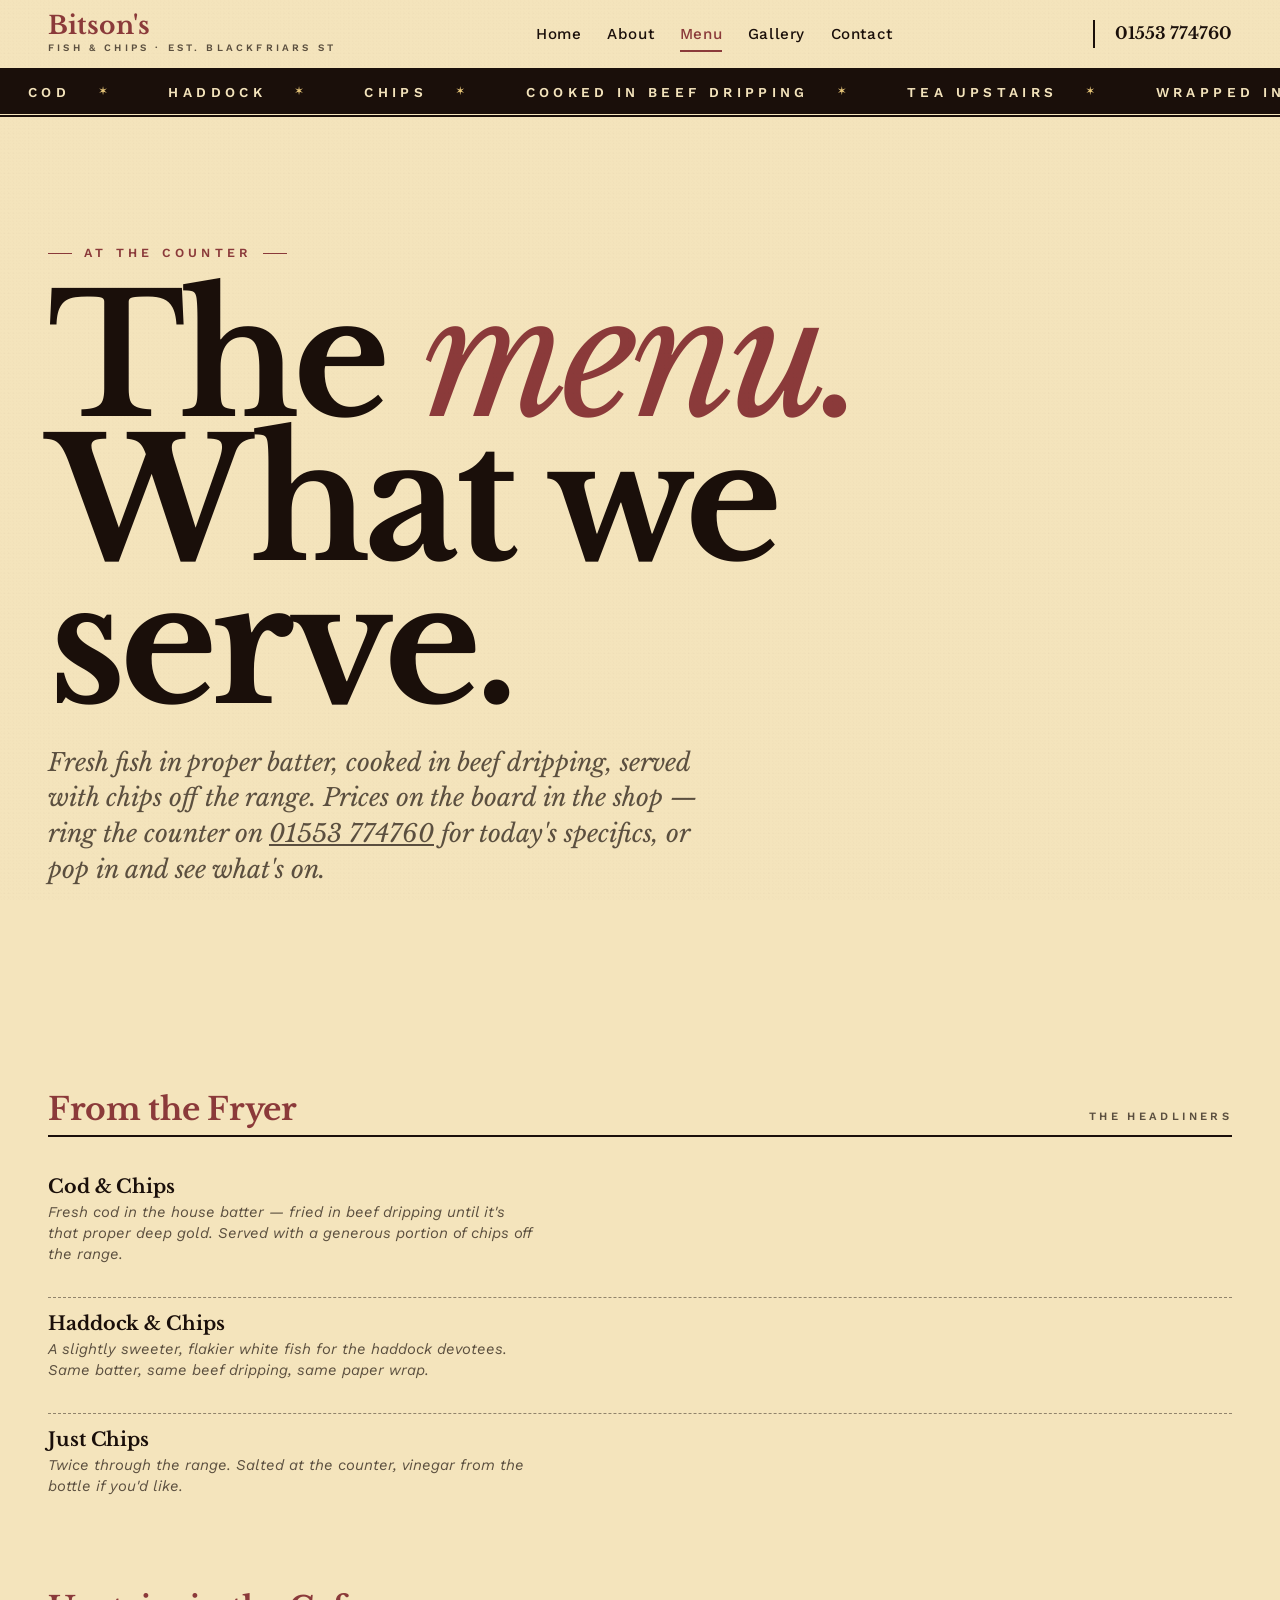
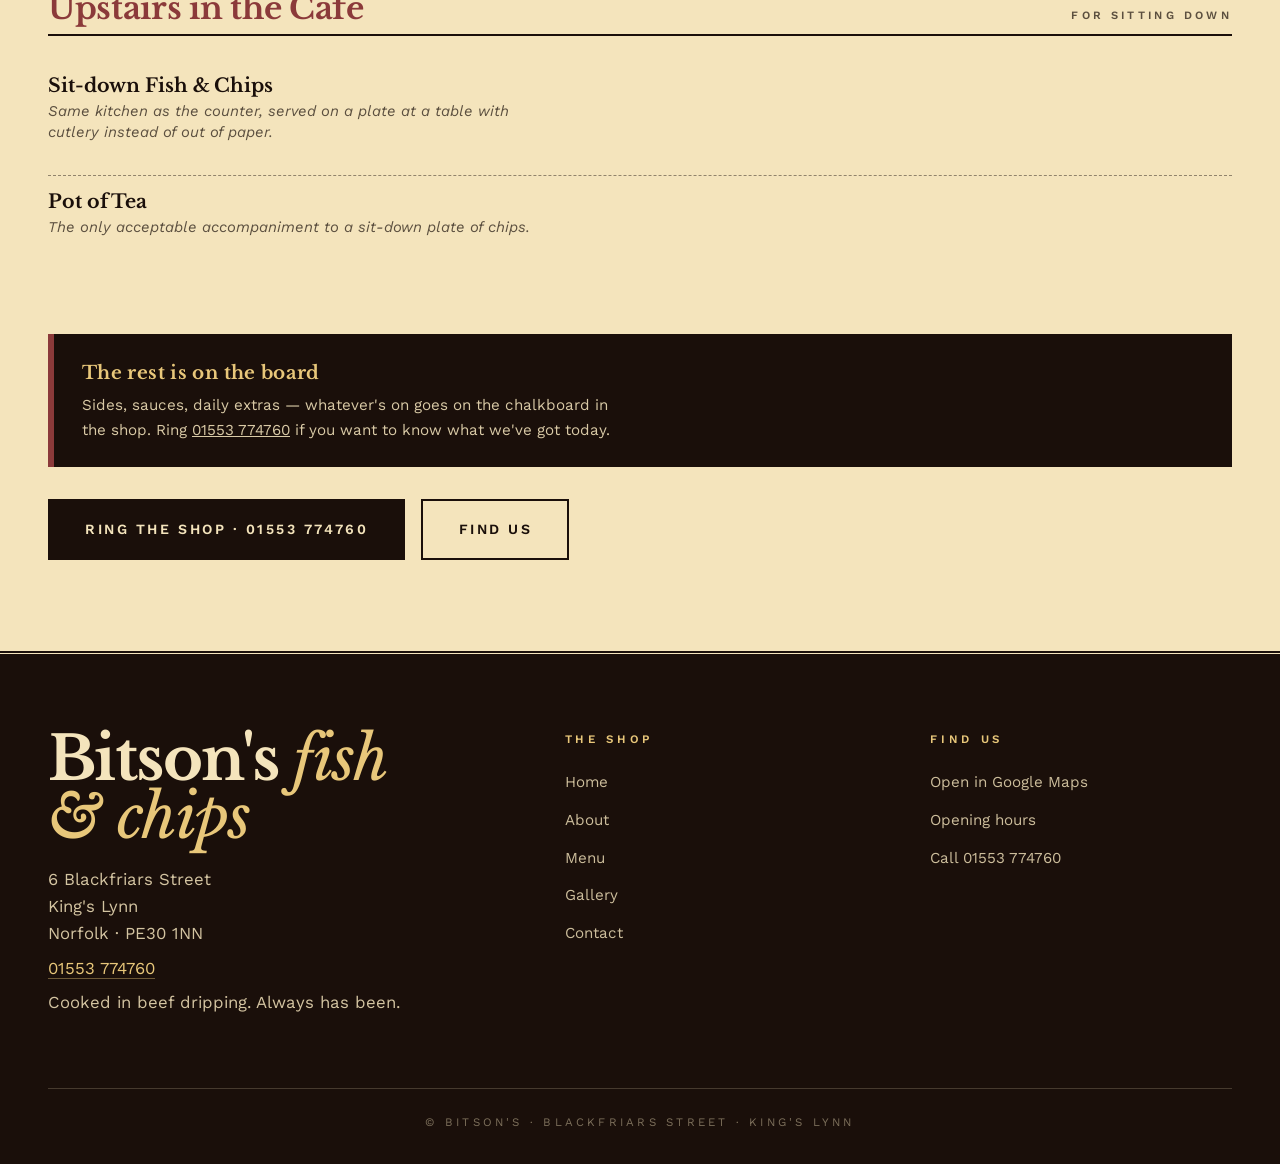
<file: services.html>
<!doctype html>
<html lang="en-GB">
<head>
<meta charset="utf-8">
<meta name="viewport" content="width=device-width, initial-scale=1, viewport-fit=cover">
<title>Menu · Bitson's Fish &amp; Chips · King's Lynn</title>
<meta name="description" content="The Bitson's menu: cod, haddock, chips &mdash; cooked in beef dripping. Counter takeaway or cafe upstairs at 6 Blackfriars Street, King's Lynn.">
<link rel="preconnect" href="https://fonts.googleapis.com">
<link rel="preconnect" href="https://fonts.gstatic.com" crossorigin>
<link rel="stylesheet" href="style.css">
</head>
<body>

<header class="site-header">
  <nav class="nav" aria-label="Primary">
    <a class="brand" href="index.html">
      Bitson's
      <span>Fish &amp; Chips · Est. Blackfriars St</span>
    </a>
    <ul class="nav-links">
      <li><a href="index.html">Home</a></li>
      <li><a href="about.html">About</a></li>
      <li><a href="services.html" aria-current="page">Menu</a></li>
      <li><a href="gallery.html">Gallery</a></li>
      <li><a href="contact.html">Contact</a></li>
    </ul>
    <a class="nav-phone" href="tel:+441553774760">01553 774760</a>
  </nav>
</header>

<div class="marquee" aria-hidden="true">
  <div class="marquee__track">
    <div class="marquee__set">
      <span>Cod</span>
      <span>Haddock</span>
      <span>Chips</span>
      <span>Cooked in Beef Dripping</span>
      <span>Tea Upstairs</span>
      <span>Wrapped in Paper</span>
    </div>
    <div class="marquee__set" aria-hidden="true">
      <span>Cod</span>
      <span>Haddock</span>
      <span>Chips</span>
      <span>Cooked in Beef Dripping</span>
      <span>Tea Upstairs</span>
      <span>Wrapped in Paper</span>
    </div>
  </div>
</div>

<section class="hero">
  <p class="hero__eyebrow">At the counter</p>
  <h1 class="hero__title">The <em>menu.</em><br>What we serve.</h1>
  <p class="hero__sub">Fresh fish in proper batter, cooked in beef dripping, served with chips off the range. Prices on the board in the shop &mdash; ring the counter on <a href="tel:+441553774760">01553 774760</a> for today's specifics, or pop in and see what's on.</p>
</section>

<section class="section">

  <div class="menu-group reveal">
    <h2 class="menu-group__title">From the Fryer <small>The headliners</small></h2>

    <article class="menu-item">
      <p class="menu-item__name">Cod &amp; Chips</p>
      <p class="menu-item__desc">Fresh cod in the house batter &mdash; fried in beef dripping until it's that proper deep gold. Served with a generous portion of chips off the range.</p>
    </article>
    <article class="menu-item">
      <p class="menu-item__name">Haddock &amp; Chips</p>
      <p class="menu-item__desc">A slightly sweeter, flakier white fish for the haddock devotees. Same batter, same beef dripping, same paper wrap.</p>
    </article>
    <article class="menu-item">
      <p class="menu-item__name">Just Chips</p>
      <p class="menu-item__desc">Twice through the range. Salted at the counter, vinegar from the bottle if you'd like.</p>
    </article>
  </div>

  <div class="menu-group reveal">
    <h2 class="menu-group__title">Upstairs in the Cafe <small>For sitting down</small></h2>

    <article class="menu-item">
      <p class="menu-item__name">Sit-down Fish &amp; Chips</p>
      <p class="menu-item__desc">Same kitchen as the counter, served on a plate at a table with cutlery instead of out of paper.</p>
    </article>
    <article class="menu-item">
      <p class="menu-item__name">Pot of Tea</p>
      <p class="menu-item__desc">The only acceptable accompaniment to a sit-down plate of chips.</p>
    </article>
  </div>

  <div class="menu-callout reveal">
    <strong>The rest is on the board</strong>
    <p>Sides, sauces, daily extras &mdash; whatever's on goes on the chalkboard in the shop. Ring <a href="tel:+441553774760">01553 774760</a> if you want to know what we've got today.</p>
  </div>

  <div class="btn-row" style="margin-top: 2rem;">
    <a class="btn" href="tel:+441553774760">Ring the shop · 01553 774760</a>
    <a class="btn btn--outline" href="contact.html">Find us</a>
  </div>

</section>

<footer class="site-footer">
  <div class="footer-inner">
    <div>
      <p class="footer-brand">Bitson's <em>fish &amp; chips</em></p>
      <div class="footer-letterhead">
        <p>6 Blackfriars Street<br>King's Lynn<br>Norfolk · PE30 1NN</p>
        <p><a href="tel:+441553774760">01553 774760</a></p>
        <p>Cooked in beef dripping. Always has been.</p>
      </div>
    </div>
    <div class="footer-col">
      <h4>The Shop</h4>
      <ul>
        <li><a href="index.html">Home</a></li>
        <li><a href="about.html">About</a></li>
        <li><a href="services.html">Menu</a></li>
        <li><a href="gallery.html">Gallery</a></li>
        <li><a href="contact.html">Contact</a></li>
      </ul>
    </div>
    <div class="footer-col">
      <h4>Find Us</h4>
      <ul>
        <li><a href="https://www.google.com/maps?q=6+Blackfriars+Street+King%27s+Lynn+PE30+1NN" target="_blank" rel="noopener">Open in Google Maps</a></li>
        <li><a href="contact.html#hours">Opening hours</a></li>
        <li><a href="tel:+441553774760">Call 01553 774760</a></li>
      </ul>
    </div>
  </div>
  <p class="footer-rule">© Bitson's · Blackfriars Street · King's Lynn</p>
</footer>

</body>
</html>
</file>
<file: style.css>
/* ─────────────────────────────────────────────────────────
   Bitson's Fish & Chips · King's Lynn · Blackfriars Street
   Style: heritage British chippy, enamel-sign red + cream
───────────────────────────────────────────────────────── */

@import url('https://fonts.googleapis.com/css2?family=Libre+Baskerville:ital,wght@0,400;0,700;1,400&family=Work+Sans:wght@400;500;600;700&display=swap');

:root {
  --paper:       #F4E4BC;
  --paper-deep:  #E8D499;
  --batter:      #E8C77A;
  --enamel:      #8B3A3A;
  --claret:      #5A2828;
  --ink:         #1A0F0A;
  --ink-faded:   rgba(26, 15, 10, 0.7);
  --ink-dim:     rgba(26, 15, 10, 0.45);
  --serif: 'Libre Baskerville', Georgia, 'Times New Roman', serif;
  --sans:  'Work Sans', system-ui, -apple-system, sans-serif;
  --max:   1400px;
}

* { box-sizing: border-box; margin: 0; padding: 0; }
html { scroll-behavior: smooth; -webkit-text-size-adjust: 100%; }

body {
  background: var(--paper);
  color: var(--ink);
  font-family: var(--sans);
  font-size: clamp(1rem, 0.92rem + 0.25vw, 1.1rem);
  line-height: 1.65;
  overflow-x: hidden;
  position: relative;
}

/* Paper-grain overlay — kills digital flatness, evokes chip-paper */
body::before {
  content: "";
  position: fixed;
  inset: 0;
  pointer-events: none;
  z-index: 200;
  opacity: 0.22;
  background-image:
    radial-gradient(circle at 20% 30%, rgba(90, 40, 40, 0.05) 0.5px, transparent 1px),
    radial-gradient(circle at 75% 65%, rgba(26, 15, 10, 0.07) 0.5px, transparent 1px),
    radial-gradient(circle at 45% 85%, rgba(26, 15, 10, 0.04) 0.5px, transparent 0.5px);
  background-size: 4px 4px, 5px 5px, 3px 3px;
  mix-blend-mode: multiply;
}

img { max-width: 100%; height: auto; display: block; }
a { color: inherit; }

/* ── HEADER NAV ─────────────────────────────────────────── */

header.site-header {
  position: sticky;
  top: 0;
  z-index: 60;
  background: var(--paper);
  border-bottom: 2px solid var(--ink);
}

.nav {
  display: flex;
  justify-content: space-between;
  align-items: center;
  gap: 1.5rem;
  padding: 0.9rem clamp(1.25rem, 4vw, 3rem);
  max-width: var(--max);
  margin: 0 auto;
}

.brand {
  font-family: var(--serif);
  font-weight: 700;
  font-size: clamp(1.25rem, 1rem + 0.7vw, 1.6rem);
  color: var(--enamel);
  text-decoration: none;
  letter-spacing: 0.005em;
  line-height: 1;
}

.brand span {
  display: block;
  font-family: var(--sans);
  font-weight: 600;
  font-size: 0.62rem;
  letter-spacing: 0.32em;
  text-transform: uppercase;
  color: var(--ink-faded);
  margin-top: 4px;
}

.nav-links {
  display: flex;
  gap: clamp(1rem, 2vw, 2.25rem);
  list-style: none;
  align-items: center;
}

.nav-links a {
  font-family: var(--sans);
  font-weight: 500;
  font-size: 0.95rem;
  letter-spacing: 0.04em;
  color: var(--ink);
  text-decoration: none;
  padding: 0.4rem 0;
  position: relative;
  transition: color 0.18s ease;
}

.nav-links a:hover,
.nav-links a[aria-current="page"] { color: var(--enamel); }

.nav-links a::after {
  content: "";
  position: absolute;
  left: 0; right: 0; bottom: -2px;
  height: 2px;
  background: var(--enamel);
  transform: scaleX(0);
  transform-origin: left center;
  transition: transform 0.25s ease;
}

.nav-links a:hover::after,
.nav-links a[aria-current="page"]::after { transform: scaleX(1); }

.nav-phone {
  font-family: var(--serif);
  font-weight: 700;
  font-size: clamp(0.9rem, 0.8rem + 0.3vw, 1.1rem);
  color: var(--ink);
  text-decoration: none;
  white-space: nowrap;
  border-left: 2px solid var(--ink);
  padding-left: 1.25rem;
  transition: color 0.18s ease;
}

.nav-phone:hover { color: var(--enamel); }

@media (max-width: 760px) {
  .nav {
    flex-direction: column;
    align-items: stretch;
    gap: 0.5rem;
    padding: 0.7rem 1rem;
    text-align: center;
  }
  .brand { text-align: center; }
  .nav-links {
    flex-wrap: wrap;
    justify-content: center;
    gap: 0.6rem 1.25rem;
    font-size: 0.85rem;
    padding-top: 0.25rem;
    border-top: 1px dashed var(--ink-dim);
  }
  .nav-phone {
    border-left: none;
    padding-left: 0;
    padding-top: 0.25rem;
    border-top: 1px dashed var(--ink-dim);
  }
}

/* ── MARQUEE STRIP ──────────────────────────────────────── */

.marquee {
  overflow: hidden;
  background: var(--ink);
  color: var(--paper);
  padding: 0.7rem 0;
  font-family: var(--sans);
  font-weight: 600;
  font-size: 0.85rem;
  letter-spacing: 0.32em;
  text-transform: uppercase;
  border-bottom: 4px double var(--paper);
}

.marquee__track {
  display: inline-flex;
  white-space: nowrap;
  animation: marqueeScroll 42s linear infinite;
  will-change: transform;
}

.marquee__set {
  display: inline-flex;
  align-items: center;
  flex-shrink: 0;
}

.marquee__set span {
  display: inline-flex;
  align-items: center;
  padding: 0 1.75rem;
}

.marquee__set span::after {
  content: "✶";
  color: var(--batter);
  margin-left: 1.75rem;
  font-size: 0.75rem;
}

@keyframes marqueeScroll {
  from { transform: translateX(0); }
  to   { transform: translateX(-50%); }
}

/* ── HERO ───────────────────────────────────────────────── */

.hero {
  padding: clamp(3.5rem, 9vw, 8rem) clamp(1.25rem, 4vw, 3rem) clamp(2.5rem, 6vw, 5rem);
  max-width: var(--max);
  margin: 0 auto;
  position: relative;
}

.hero__eyebrow {
  font-family: var(--sans);
  font-weight: 600;
  font-size: 0.78rem;
  letter-spacing: 0.34em;
  text-transform: uppercase;
  color: var(--enamel);
  margin-bottom: 1.5rem;
  display: inline-flex;
  align-items: center;
  gap: 0.75rem;
}

.hero__eyebrow::before,
.hero__eyebrow::after {
  content: "";
  display: inline-block;
  width: 1.5rem;
  height: 1px;
  background: var(--enamel);
}

.hero__title {
  font-family: var(--serif);
  font-weight: 700;
  font-size: clamp(3.4rem, 13vw, 11.5rem);
  line-height: 0.86;
  letter-spacing: -0.035em;
  color: var(--ink);
  text-wrap: balance;
  margin-bottom: 1.75rem;
}

.hero__title em {
  font-style: italic;
  font-weight: 400;
  color: var(--enamel);
}

.hero__sub {
  font-family: var(--serif);
  font-style: italic;
  font-size: clamp(1.15rem, 0.9rem + 0.8vw, 1.65rem);
  line-height: 1.45;
  color: var(--ink-faded);
  max-width: 42ch;
  text-wrap: pretty;
  margin-bottom: 2.5rem;
}

.hero__meta {
  display: flex;
  flex-wrap: wrap;
  gap: 1.5rem 3rem;
  align-items: flex-end;
  border-top: 1px solid var(--ink);
  padding-top: 1.75rem;
  margin-top: 2rem;
}

.hero__meta-item {
  display: flex;
  flex-direction: column;
  gap: 0.35rem;
}

.hero__meta-item small {
  font-family: var(--sans);
  font-weight: 500;
  font-size: 0.68rem;
  letter-spacing: 0.3em;
  text-transform: uppercase;
  color: var(--ink-faded);
}

.hero__meta-item strong {
  font-family: var(--serif);
  font-weight: 700;
  font-size: clamp(1.1rem, 0.9rem + 0.5vw, 1.4rem);
  line-height: 1.1;
  color: var(--ink);
  letter-spacing: -0.005em;
}

.hero__meta-item a {
  text-decoration: none;
  color: inherit;
  transition: color 0.18s;
}

.hero__meta-item a:hover { color: var(--enamel); }

/* ── SECTIONS ───────────────────────────────────────────── */

.section {
  padding: clamp(3.5rem, 7vw, 6.5rem) clamp(1.25rem, 4vw, 3rem);
  max-width: var(--max);
  margin: 0 auto;
}

.section--full {
  max-width: none;
  padding: 0;
  margin: 0;
}

.section--full > .inner {
  max-width: var(--max);
  margin: 0 auto;
  padding: clamp(3.5rem, 7vw, 6.5rem) clamp(1.25rem, 4vw, 3rem);
}

.section--cream { background: var(--paper-deep); }

.section--ink {
  background: var(--ink);
  color: var(--paper);
}

.section--ink .eyebrow { color: var(--batter); }
.section--ink .lede,
.section--ink p { color: rgba(244, 228, 188, 0.85); }
.section--ink h2,
.section--ink h3 { color: var(--paper); }

.eyebrow {
  font-family: var(--sans);
  font-weight: 600;
  font-size: 0.75rem;
  letter-spacing: 0.32em;
  text-transform: uppercase;
  color: var(--enamel);
  margin-bottom: 1.25rem;
  display: inline-block;
}

h2 {
  font-family: var(--serif);
  font-weight: 700;
  font-size: clamp(2rem, 4vw + 0.4rem, 4rem);
  line-height: 1;
  letter-spacing: -0.025em;
  text-wrap: balance;
  margin-bottom: 1.5rem;
}

h2 em {
  font-style: italic;
  font-weight: 400;
  color: var(--enamel);
}

.section--ink h2 em { color: var(--batter); }

h3 {
  font-family: var(--serif);
  font-weight: 700;
  font-size: clamp(1.3rem, 1rem + 0.9vw, 1.7rem);
  line-height: 1.15;
  letter-spacing: -0.005em;
  margin-bottom: 0.6rem;
}

p {
  font-family: var(--sans);
  text-wrap: pretty;
  max-width: 60ch;
  margin-bottom: 1.1rem;
}

p.lede {
  font-family: var(--serif);
  font-style: italic;
  font-weight: 400;
  font-size: clamp(1.1rem, 0.95rem + 0.5vw, 1.4rem);
  line-height: 1.5;
  max-width: 36em;
  color: var(--ink-faded);
  margin-bottom: 1.75rem;
}

/* ── TWO-COLUMN EDITORIAL ───────────────────────────────── */

.split {
  display: grid;
  gap: clamp(2rem, 4vw, 4.5rem);
  align-items: start;
}

@media (min-width: 820px) {
  .split { grid-template-columns: 1fr 1.15fr; }
  .split--reverse { grid-template-columns: 1.15fr 1fr; }
  .split--reverse > :first-child { order: 2; }
}

.split__aside {
  font-family: var(--serif);
  font-style: italic;
  font-size: clamp(1.1rem, 0.95rem + 0.4vw, 1.3rem);
  line-height: 1.5;
  color: var(--ink-faded);
  border-left: 3px solid var(--enamel);
  padding-left: 1.5rem;
}

/* ── FEATURE TRIO ───────────────────────────────────────── */

.trio {
  display: grid;
  gap: 2.5rem;
  margin-top: 3rem;
}

@media (min-width: 780px) {
  .trio { grid-template-columns: repeat(3, 1fr); gap: 3rem 2.5rem; }
}

.trio__item {
  border-top: 2px solid var(--ink);
  padding-top: 1.5rem;
}

.trio__num {
  font-family: var(--serif);
  font-style: italic;
  font-weight: 400;
  font-size: 1rem;
  color: var(--enamel);
  margin-bottom: 0.5rem;
  letter-spacing: 0.05em;
}

.section--ink .trio__item { border-top-color: var(--paper); }
.section--ink .trio__num { color: var(--batter); }

/* ── BIG PULL QUOTE ─────────────────────────────────────── */

.pullquote {
  font-family: var(--serif);
  font-weight: 700;
  font-size: clamp(2rem, 5vw, 4rem);
  line-height: 1.05;
  letter-spacing: -0.02em;
  text-wrap: balance;
  margin: 1.5rem 0 2rem;
  max-width: 22ch;
}

.pullquote em {
  font-style: italic;
  font-weight: 400;
  color: var(--enamel);
}

.section--ink .pullquote em { color: var(--batter); }

.pullquote-attr {
  font-family: var(--sans);
  font-weight: 500;
  font-size: 0.78rem;
  letter-spacing: 0.32em;
  text-transform: uppercase;
  color: var(--ink-faded);
}

.section--ink .pullquote-attr { color: rgba(244, 228, 188, 0.6); }

/* ── BUTTONS ────────────────────────────────────────────── */

.btn-row {
  display: flex;
  flex-wrap: wrap;
  gap: 1rem;
  margin-top: 2rem;
}

.btn {
  display: inline-block;
  padding: 1.05rem 2.2rem;
  font-family: var(--sans);
  font-weight: 600;
  font-size: 0.88rem;
  letter-spacing: 0.18em;
  text-transform: uppercase;
  text-decoration: none;
  border: 2px solid var(--ink);
  background: var(--ink);
  color: var(--paper);
  transition: background 0.2s ease, color 0.2s ease, border-color 0.2s ease;
  cursor: pointer;
}

.btn:hover {
  background: var(--enamel);
  border-color: var(--enamel);
  color: var(--paper);
}

.btn--outline {
  background: transparent;
  color: var(--ink);
}

.btn--outline:hover {
  background: var(--ink);
  color: var(--paper);
}

.section--ink .btn {
  background: var(--batter);
  border-color: var(--batter);
  color: var(--ink);
}

.section--ink .btn:hover { background: var(--paper); border-color: var(--paper); }

.section--ink .btn--outline {
  background: transparent;
  color: var(--paper);
  border-color: var(--paper);
}

.section--ink .btn--outline:hover { background: var(--paper); color: var(--ink); }

/* ── MENU (broadsheet style with leader dots) ───────────── */

.menu-group {
  margin-bottom: clamp(2.5rem, 5vw, 4rem);
}

.menu-group__title {
  font-family: var(--serif);
  font-weight: 700;
  font-size: clamp(1.4rem, 1rem + 1.2vw, 2.1rem);
  letter-spacing: -0.01em;
  color: var(--enamel);
  border-bottom: 2px solid var(--ink);
  padding-bottom: 0.6rem;
  margin-bottom: 1.5rem;
  display: flex;
  align-items: baseline;
  justify-content: space-between;
  gap: 1rem;
  flex-wrap: wrap;
}

.menu-group__title small {
  font-family: var(--sans);
  font-weight: 600;
  font-size: 0.7rem;
  letter-spacing: 0.3em;
  text-transform: uppercase;
  color: var(--ink-faded);
}

.menu-item {
  padding: 0.9rem 0;
  border-bottom: 1px dashed var(--ink-dim);
}

.menu-item:last-child { border-bottom: none; }

.menu-item__name {
  font-family: var(--serif);
  font-weight: 700;
  font-size: clamp(1.05rem, 0.95rem + 0.3vw, 1.2rem);
  line-height: 1.25;
  color: var(--ink);
  margin-bottom: 0.2rem;
  letter-spacing: -0.005em;
}

.menu-item__desc {
  font-family: var(--sans);
  font-style: italic;
  font-size: 0.93rem;
  line-height: 1.4;
  color: var(--ink-faded);
  max-width: 56ch;
}

.menu-callout {
  background: var(--ink);
  color: var(--paper);
  padding: 1.5rem 1.75rem;
  margin: 3rem 0 1rem;
  border-left: 6px solid var(--enamel);
}

.menu-callout strong {
  font-family: var(--serif);
  font-weight: 700;
  font-size: 1.15rem;
  display: block;
  margin-bottom: 0.3rem;
  color: var(--batter);
  letter-spacing: 0.02em;
}

.menu-callout p {
  font-family: var(--sans);
  font-size: 0.95rem;
  color: rgba(244, 228, 188, 0.88);
  margin: 0;
  max-width: 60ch;
}

/* ── CONTACT GRID ───────────────────────────────────────── */

.contact-grid {
  display: grid;
  gap: 2rem;
  margin-top: 2.5rem;
}

@media (min-width: 720px) {
  .contact-grid { grid-template-columns: repeat(3, 1fr); gap: 2.5rem; }
}

.contact-card {
  border-top: 2px solid var(--ink);
  padding-top: 1.25rem;
}

.contact-card__label {
  font-family: var(--sans);
  font-weight: 600;
  font-size: 0.7rem;
  letter-spacing: 0.32em;
  text-transform: uppercase;
  color: var(--ink-faded);
  margin-bottom: 0.6rem;
}

.contact-card__value,
a.contact-card__value {
  font-family: var(--serif);
  font-weight: 700;
  font-size: clamp(1.2rem, 1rem + 0.6vw, 1.55rem);
  line-height: 1.3;
  color: var(--ink);
  text-decoration: none;
  display: block;
  letter-spacing: -0.005em;
}

a.contact-card__value:hover { color: var(--enamel); }

.contact-note {
  font-family: var(--sans);
  font-size: 0.85rem;
  font-style: italic;
  color: var(--ink-faded);
  margin-top: 0.5rem;
}

/* ── HOURS ──────────────────────────────────────────────── */

.hours {
  margin: 1.5rem 0 0;
  max-width: 24rem;
}

.hours__row {
  display: grid;
  grid-template-columns: 1fr auto;
  align-items: baseline;
  padding: 0.55rem 0;
  border-bottom: 1px dashed var(--ink-dim);
  gap: 1rem;
}

.hours__row:last-child { border-bottom: none; }

.hours__day {
  font-family: var(--sans);
  font-weight: 500;
  font-size: 0.95rem;
  letter-spacing: 0.04em;
}

.hours__time {
  font-family: var(--serif);
  font-weight: 700;
  font-size: 1rem;
  color: var(--ink);
}

.hours__time--closed {
  color: var(--enamel);
  font-style: italic;
}

/* ── HOURS CARD (ring-the-counter callout) ──────────────── */

.hours-card {
  margin: 1.5rem 0 0;
  max-width: 26rem;
  padding: 2rem 1.8rem;
  background: var(--enamel);
  color: var(--paper);
  border: 3px solid var(--ink);
  box-shadow: 8px 8px 0 var(--ink);
  text-align: center;
}

.hours-card__label {
  font-family: var(--sans);
  font-weight: 600;
  text-transform: uppercase;
  letter-spacing: 0.18em;
  font-size: 0.78rem;
  opacity: 0.85;
  margin-bottom: 0.6rem;
}

.hours-card__phone {
  display: block;
  font-family: var(--serif);
  font-weight: 700;
  font-size: clamp(1.8rem, 1rem + 3vw, 2.6rem);
  letter-spacing: -0.01em;
  color: var(--paper);
  text-decoration: none;
  line-height: 1.1;
  border-bottom: 2px solid transparent;
  transition: border-color 0.2s;
}

.hours-card__phone:hover {
  border-bottom-color: var(--batter);
}

.hours-card__note {
  font-family: var(--serif);
  font-style: italic;
  font-size: 0.95rem;
  margin-top: 0.8rem;
  opacity: 0.92;
}

/* ── MAP ────────────────────────────────────────────────── */

.map-wrap {
  border: 2px solid var(--ink);
  margin-top: 2.5rem;
  background: var(--paper-deep);
  position: relative;
  aspect-ratio: 16 / 10;
  overflow: hidden;
}

.map-wrap iframe {
  width: 100%;
  height: 100%;
  border: 0;
  filter: grayscale(0.35) sepia(0.18) contrast(1.05);
  display: block;
}

/* ── GALLERY ────────────────────────────────────────────── */

.gallery-grid {
  display: grid;
  gap: 1rem;
  grid-template-columns: repeat(auto-fill, minmax(min(100%, 260px), 1fr));
  margin-top: 2.5rem;
}

.gallery-tile {
  aspect-ratio: 4 / 3;
  background: var(--paper-deep);
  border: 2px solid var(--ink);
  position: relative;
  display: flex;
  align-items: center;
  justify-content: center;
  font-family: var(--serif);
  font-style: italic;
  color: var(--ink-faded);
  font-size: 0.92rem;
  text-align: center;
  padding: 1rem;
}

.gallery-tile::before {
  content: "";
  position: absolute;
  inset: 10px;
  border: 1px dashed rgba(26, 15, 10, 0.28);
}

.gallery-tile span {
  position: relative;
  z-index: 1;
}

.gallery-tile--tall { aspect-ratio: 3 / 4; }
.gallery-tile--wide { aspect-ratio: 16 / 10; }

.gallery-callout {
  margin-top: 3rem;
  padding: 2rem;
  border: 2px solid var(--ink);
  background: var(--paper-deep);
  font-family: var(--serif);
  font-size: 1.05rem;
  line-height: 1.5;
}

.gallery-callout strong {
  display: block;
  font-weight: 700;
  font-size: 1.2rem;
  margin-bottom: 0.5rem;
  color: var(--enamel);
}

.gallery-callout a {
  color: var(--ink);
  font-weight: 700;
  text-decoration: underline;
  text-decoration-color: var(--enamel);
  text-decoration-thickness: 2px;
  text-underline-offset: 4px;
}

/* ── FOOTER ─────────────────────────────────────────────── */

footer.site-footer {
  background: var(--ink);
  color: var(--paper);
  padding: clamp(3rem, 6vw, 5rem) clamp(1.25rem, 4vw, 3rem) 2rem;
  border-top: 4px double var(--paper);
}

.footer-inner {
  max-width: var(--max);
  margin: 0 auto;
  display: grid;
  gap: clamp(2.5rem, 5vw, 4rem);
}

@media (min-width: 780px) {
  .footer-inner { grid-template-columns: 1.5fr 1fr 1fr; }
}

.footer-brand {
  font-family: var(--serif);
  font-weight: 700;
  font-size: clamp(2.2rem, 5vw, 3.8rem);
  line-height: 0.95;
  letter-spacing: -0.025em;
  color: var(--paper);
  margin-bottom: 1.25rem;
}

.footer-brand em {
  font-style: italic;
  font-weight: 400;
  color: var(--batter);
}

.footer-letterhead {
  font-family: var(--serif);
  font-size: 1.05rem;
  line-height: 1.6;
  color: rgba(244, 228, 188, 0.85);
  max-width: 32rem;
}

.footer-letterhead p { color: inherit; margin-bottom: 0.5rem; }

.footer-letterhead a {
  color: var(--batter);
  text-decoration: none;
  border-bottom: 1px solid rgba(232, 199, 122, 0.4);
  transition: border-color 0.2s, color 0.2s;
}

.footer-letterhead a:hover {
  color: var(--paper);
  border-bottom-color: var(--paper);
}

.footer-col h4 {
  font-family: var(--sans);
  font-weight: 600;
  font-size: 0.72rem;
  letter-spacing: 0.32em;
  text-transform: uppercase;
  color: var(--batter);
  margin-bottom: 1.1rem;
}

.footer-col ul { list-style: none; }
.footer-col li { margin-bottom: 0.55rem; }

.footer-col a {
  font-family: var(--sans);
  color: rgba(244, 228, 188, 0.82);
  text-decoration: none;
  font-size: 0.95rem;
  transition: color 0.18s;
}

.footer-col a:hover { color: var(--paper); }

.footer-rule {
  border-top: 1px solid rgba(244, 228, 188, 0.2);
  margin: clamp(2.5rem, 5vw, 4rem) 0 0;
  padding-top: 1.5rem;
  font-family: var(--sans);
  font-size: 0.72rem;
  letter-spacing: 0.28em;
  text-transform: uppercase;
  color: rgba(244, 228, 188, 0.45);
  text-align: center;
  max-width: var(--max);
  margin-left: auto;
  margin-right: auto;
}

/* ── SCROLL REVEAL (progressive enhancement) ────────────── */

@supports (animation-timeline: view()) {
  .reveal {
    animation: rise both;
    animation-timeline: view();
    animation-range: entry 0% cover 22%;
  }
  @keyframes rise {
    from { opacity: 0; transform: translateY(1.5rem); }
    to   { opacity: 1; transform: translateY(0); }
  }
}

/* ── REDUCED MOTION ─────────────────────────────────────── */

@media (prefers-reduced-motion: reduce) {
  .marquee__track { animation: none; }
  .reveal { animation: none; opacity: 1; transform: none; }
  html { scroll-behavior: auto; }
}

/* ── FOCUS STATES (a11y) ────────────────────────────────── */

a:focus-visible,
.btn:focus-visible {
  outline: 2px solid var(--enamel);
  outline-offset: 3px;
}

.section--ink a:focus-visible,
.section--ink .btn:focus-visible {
  outline-color: var(--batter);
}
</file>
